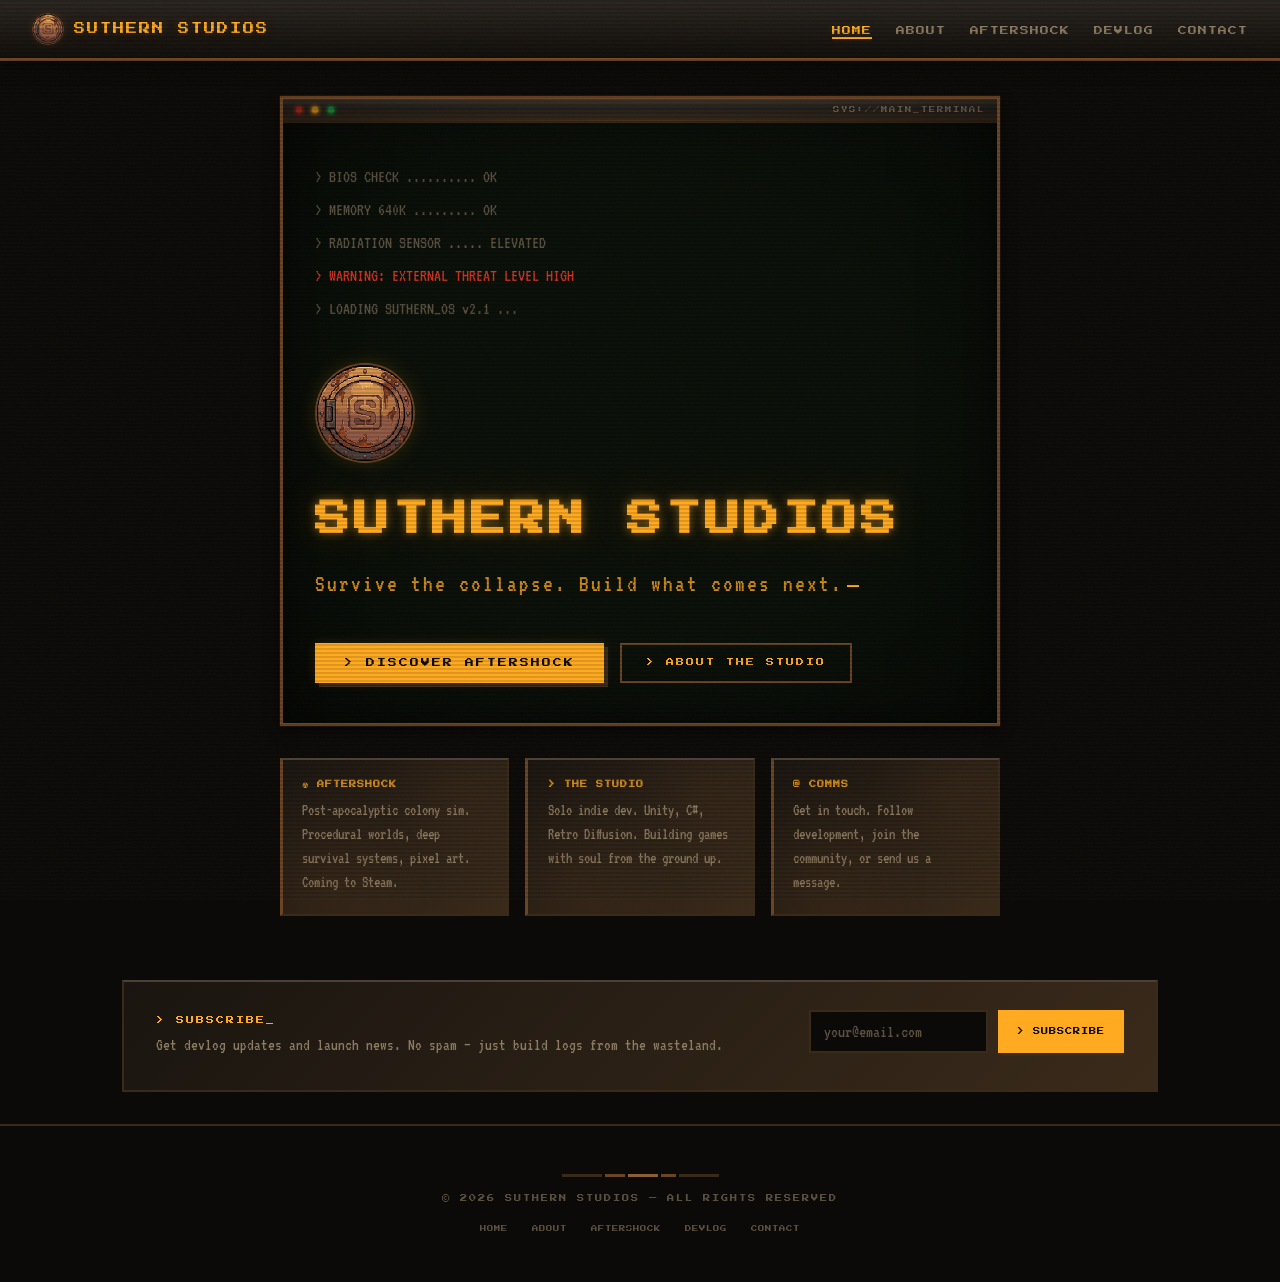
<file: index.html>
<!DOCTYPE html>
<html lang="en">
<head>
  <meta charset="UTF-8">
  <meta name="viewport" content="width=device-width, initial-scale=1.0">
  <title>Suthern Studios — Survive the Collapse</title>
  <meta name="description" content="Suthern Studios — Indie game studio behind AfterShock, a post-apocalyptic colony simulation.">
  <!-- OG -->
  <meta property="og:title" content="Suthern Studios — Survive the Collapse">
  <meta property="og:description" content="Indie game studio behind AfterShock, a post-apocalyptic colony sim. Survive the collapse. Build what comes next.">
  <meta property="og:image" content="https://suthernstudios.com/og-image.png">
  <meta property="og:url" content="https://suthernstudios.com/index.html">
  <meta property="og:type" content="website">
  <meta property="og:site_name" content="Suthern Studios">
  <meta name="twitter:card" content="summary_large_image">
  <meta name="twitter:title" content="Suthern Studios — Survive the Collapse">
  <meta name="twitter:description" content="Indie game studio behind AfterShock, a post-apocalyptic colony sim. Survive the collapse. Build what comes next.">
  <meta name="twitter:image" content="https://suthernstudios.com/og-image.png">
  <!-- Favicon -->
  <link rel="icon" type="image/png" href="favicon.png">
  <link rel="icon" type="image/x-icon" href="favicon.ico">
  <link rel="apple-touch-icon" href="apple-touch-icon.png">
  <link rel="preconnect" href="https://fonts.googleapis.com">
  <link href="https://fonts.googleapis.com/css2?family=Press+Start+2P&family=VT323&display=swap" rel="stylesheet">
  <link rel="stylesheet" href="style.css">
  <style>
    /* HOME-SPECIFIC */
    .home-wrap {
      min-height: 100vh;
      display: flex;
      flex-direction: column;
      justify-content: center;
      align-items: center;
      padding: 6rem 2rem 4rem;
    }

    .hero-terminal { max-width: 720px; width: 100%; }
    .hero-terminal .terminal-body { padding: 2.5rem 2rem; }

    .boot-line {
      font-family: var(--font-body); font-size: 1.1rem;
      color: var(--text-dim); margin-bottom: 0.3rem;
      opacity: 0; animation: boot-appear 0.1s forwards;
    }
    .boot-line:nth-child(1) { animation-delay: 0.3s; }
    .boot-line:nth-child(2) { animation-delay: 0.6s; }
    .boot-line:nth-child(3) { animation-delay: 0.9s; }
    .boot-line:nth-child(4) { animation-delay: 1.3s; }
    .boot-line:nth-child(5) { animation-delay: 1.5s; }
    @keyframes boot-appear { to { opacity: 1; } }

    .boot-spacer { height: 1.2rem; }

    .hero-title-wrap {
      margin-top: 1rem; opacity: 0;
      animation: boot-appear 0.5s 1.8s forwards;
    }

    .hero-title {
      font-family: var(--font-display);
      font-size: clamp(1.2rem, 4vw, 2.2rem);
      color: var(--phosphor-amber);
      text-shadow: 0 0 10px rgba(255,170,32,0.5), 0 0 40px rgba(255,170,32,0.2), 0 0 80px rgba(255,170,32,0.08);
      letter-spacing: 4px; margin-bottom: 1rem;
      animation: phosphor-flicker 5s infinite alternate;
    }

    @keyframes phosphor-flicker { 0%,94%,100%{opacity:1}95%{opacity:0.88}96%{opacity:1}97%{opacity:0.92} }

    .hero-tagline {
      font-family: var(--font-body); font-size: 1.5rem;
      color: var(--phosphor-amber-dim); letter-spacing: 2px;
      opacity: 0; animation: boot-appear 0.5s 2.2s forwards;
    }

    .hero-caret {
      display: inline-block; width: 12px; height: 2px;
      background: var(--phosphor-amber);
      animation: blink-cursor 1s step-end infinite;
      vertical-align: middle; margin-left: 4px;
      box-shadow: 0 0 6px var(--phosphor-amber-glow);
    }
    @keyframes blink-cursor { 0%,50%{opacity:1}51%,100%{opacity:0} }

    .hero-nav {
      margin-top: 2.5rem;
      display: flex; flex-wrap: wrap; gap: 1rem;
      opacity: 0; animation: boot-appear 0.3s 2.6s forwards;
    }

    /* Quick info tiles below terminal */
    .home-tiles {
      max-width: 720px; width: 100%;
      display: grid; grid-template-columns: repeat(3, 1fr);
      gap: 1rem; margin-top: 2rem;
      opacity: 0; animation: boot-appear 0.5s 3s forwards;
    }

    .home-tile {
      padding: 1.2rem;
      border-left: 3px solid var(--rust-mid);
      transition: border-color 0.3s, transform 0.3s;
      text-decoration: none; color: inherit; display: block;
    }

    .home-tile:hover {
      border-left-color: var(--phosphor-amber);
      transform: translateX(4px);
    }

    .home-tile h3 {
      font-family: var(--font-display); font-size: 0.45rem;
      color: var(--phosphor-amber-dim); margin-bottom: 0.5rem;
      letter-spacing: 1px;
    }

    .home-tile p {
      font-size: 1rem; color: var(--text-mid); line-height: 1.5;
    }

    @media (max-width: 768px) {
      .home-tiles { grid-template-columns: 1fr; }
      .hero-terminal .terminal-body { padding: 1.5rem; }
      .hero-nav { flex-direction: column; }
      .hero-nav a { text-align: center; }
    }
  </style>
</head>
<body>

  <nav>
    <a href="index.html" class="nav-logo"><img src="logo-nav.png" alt="Suthern Studios" class="nav-logo-img">SUTHERN STUDIOS</a>
    <button class="hamburger" onclick="document.querySelector('.nav-links').classList.toggle('open')" aria-label="Menu">
      <span></span><span></span><span></span>
    </button>
    <ul class="nav-links">
      <li><a href="index.html" class="active" onclick="closeMenu()">HOME</a></li>
      <li><a href="about.html" onclick="closeMenu()">ABOUT</a></li>
      <li><a href="aftershock.html" onclick="closeMenu()">AFTERSHOCK</a></li>
      <li><a href="devlog.html" onclick="closeMenu()">DEVLOG</a></li>
      <li><a href="contact.html" onclick="closeMenu()">CONTACT</a></li>
    </ul>
  </nav>

  <main class="home-wrap">
    <div class="hero-terminal terminal">
      <div class="terminal-chrome">
        <span class="chrome-dot red"></span>
        <span class="chrome-dot amber"></span>
        <span class="chrome-dot green"></span>
        <span class="chrome-title">SYS://MAIN_TERMINAL</span>
      </div>
      <div class="terminal-body">
        <div class="boot-line text-dim">&gt; BIOS CHECK .......... OK</div>
        <div class="boot-line text-dim">&gt; MEMORY 640K ......... OK</div>
        <div class="boot-line text-dim">&gt; RADIATION SENSOR ..... ELEVATED</div>
        <div class="boot-line" style="color:var(--warn-red)">&gt; WARNING: EXTERNAL THREAT LEVEL HIGH</div>
        <div class="boot-line text-dim">&gt; LOADING SUTHERN_OS v2.1 ...</div>
        <div class="boot-spacer"></div>
        <div class="hero-title-wrap">
          <img src="logo-120.png" alt="Suthern Studios" style="width:100px; height:100px; image-rendering:pixelated; border-radius:50%; border:2px solid var(--rust-mid); box-shadow:0 0 20px rgba(255,170,32,0.15); margin-bottom:1.2rem;">
          <h1 class="hero-title">SUTHERN STUDIOS</h1>
          <p class="hero-tagline">Survive the collapse. Build what comes next.<span class="hero-caret"></span></p>
        </div>
        <div class="hero-nav">
          <a href="aftershock.html" class="btn-amber">&gt; DISCOVER AFTERSHOCK</a>
          <a href="about.html" class="btn-outline">&gt; ABOUT THE STUDIO</a>
        </div>
      </div>
    </div>

    <div class="home-tiles">
      <a href="aftershock.html" class="home-tile rust-panel">
        <h3>&#9762; AFTERSHOCK</h3>
        <p>Post-apocalyptic colony sim. Procedural worlds, deep survival systems, pixel art. Coming to Steam.</p>
      </a>
      <a href="about.html" class="home-tile rust-panel">
        <h3>&gt; THE STUDIO</h3>
        <p>Solo indie dev. Unity, C#, Retro Diffusion. Building games with soul from the ground up.</p>
      </a>
      <a href="contact.html" class="home-tile rust-panel">
        <h3>@ COMMS</h3>
        <p>Get in touch. Follow development, join the community, or send us a message.</p>
      </a>
    </div>
  </main>


  <!-- NEWSLETTER -->
  <div style="max-width:1100px; margin:0 auto; padding:0 2rem;">
    <div class="newsletter-bar">
      <div class="nl-text">
        <div class="nl-title">&gt; SUBSCRIBE_</div>
        <div class="nl-desc">Get devlog updates and launch news. No spam — just build logs from the wasteland.</div>
      </div>
      <div>
        <div class="nl-form" id="nl-form">
          <input type="email" id="nl-email" placeholder="your@email.com" required>
          <button type="button" onclick="submitNewsletter()">&gt; SUBSCRIBE</button>
        </div>
        <div class="nl-status" id="nl-status"></div>
      </div>
    </div>
  </div>

  <footer>
    <div class="footer-rust-line">
      <span style="background:var(--rust-dark);width:40px"></span>
      <span style="background:var(--rust-mid);width:20px"></span>
      <span style="background:var(--rust-light);width:30px"></span>
      <span style="background:var(--rust-mid);width:15px"></span>
      <span style="background:var(--rust-dark);width:40px"></span>
    </div>
    <p>&copy; 2026 SUTHERN STUDIOS &mdash; ALL RIGHTS RESERVED</p>
    <div class="footer-nav">
      <a href="index.html">HOME</a>
      <a href="about.html">ABOUT</a>
      <a href="aftershock.html">AFTERSHOCK</a>
      <a href="devlog.html">DEVLOG</a>
      <a href="contact.html">CONTACT</a>
    </div>
  </footer>

  <script>
    function closeMenu() { document.querySelector('.nav-links').classList.remove('open'); }
  </script>
</body>
</html>
</file>
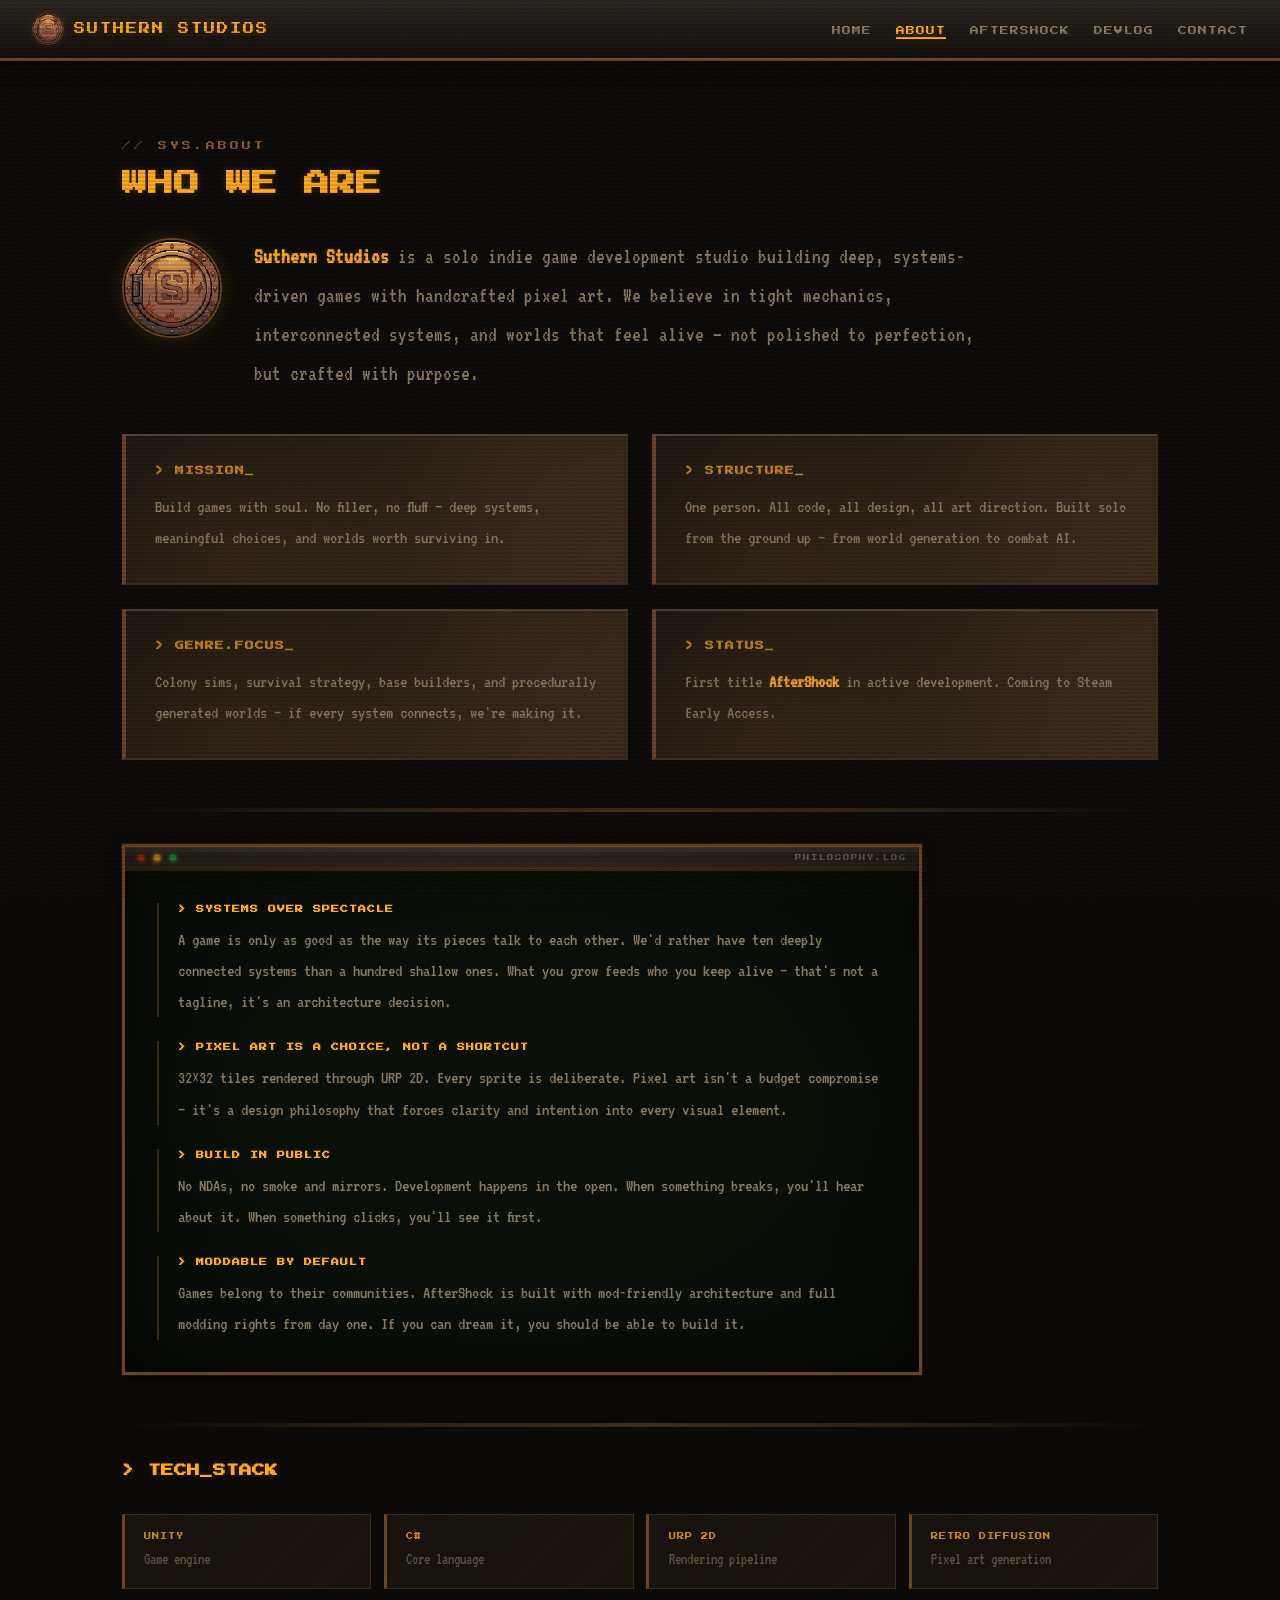
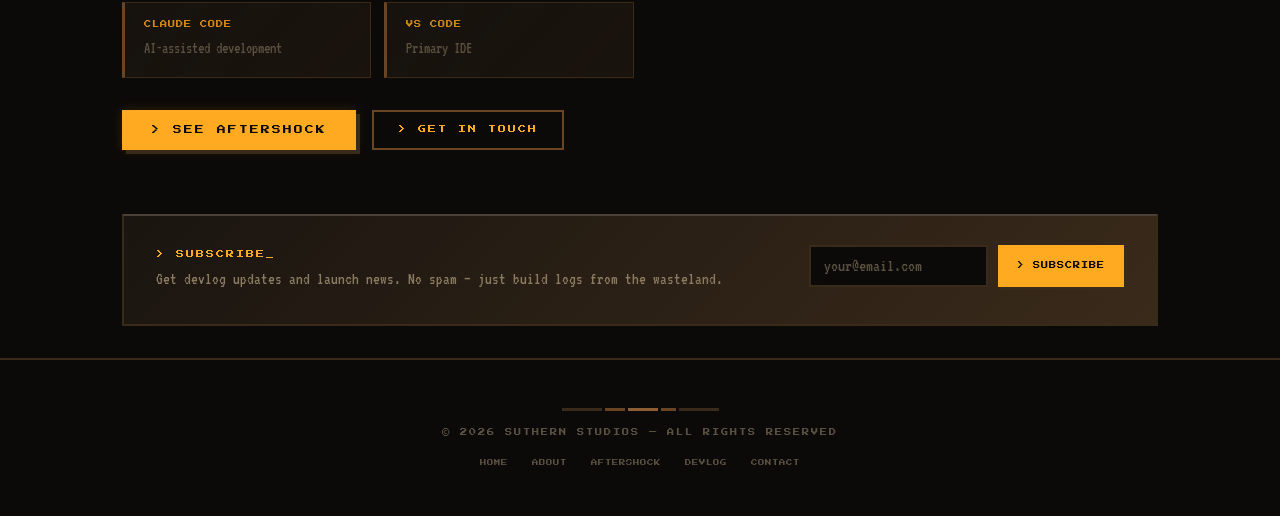
<file: about.html>
<!DOCTYPE html>
<html lang="en">
<head>
  <meta charset="UTF-8">
  <meta name="viewport" content="width=device-width, initial-scale=1.0">
  <title>About — Suthern Studios</title>
  <meta name="description" content="About Suthern Studios — a solo indie game development studio building deep, systems-driven games with pixel art.">
  <!-- OG -->
  <meta property="og:title" content="About — Suthern Studios">
  <meta property="og:description" content="Solo indie dev studio building deep, systems-driven games with pixel art. Unity, C#, Retro Diffusion.">
  <meta property="og:image" content="https://suthernstudios.com/og-image.png">
  <meta property="og:url" content="https://suthernstudios.com/about.html">
  <meta property="og:type" content="website">
  <meta property="og:site_name" content="Suthern Studios">
  <meta name="twitter:card" content="summary_large_image">
  <meta name="twitter:title" content="About — Suthern Studios">
  <meta name="twitter:description" content="Solo indie dev studio building deep, systems-driven games with pixel art. Unity, C#, Retro Diffusion.">
  <meta name="twitter:image" content="https://suthernstudios.com/og-image.png">
  <!-- Favicon -->
  <link rel="icon" type="image/png" href="favicon.png">
  <link rel="icon" type="image/x-icon" href="favicon.ico">
  <link rel="apple-touch-icon" href="apple-touch-icon.png">
  <link rel="preconnect" href="https://fonts.googleapis.com">
  <link href="https://fonts.googleapis.com/css2?family=Press+Start+2P&family=VT323&display=swap" rel="stylesheet">
  <link rel="stylesheet" href="style.css">
  <style>
    .about-intro {
      font-size: 1.35rem; color: var(--text-mid);
      line-height: 1.8; max-width: 750px; margin-bottom: 2.5rem;
    }
    .about-intro strong { color: var(--phosphor-amber); text-shadow: 0 0 6px var(--phosphor-amber-glow); }

    .about-grid {
      display: grid; grid-template-columns: 1fr 1fr;
      gap: 1.5rem; margin-bottom: 3rem;
    }

    .stat-block {
      padding: 1.8rem;
      border-left: 4px solid var(--rust-mid);
      transition: border-color 0.3s, transform 0.3s;
    }
    .stat-block:hover { border-left-color: var(--phosphor-amber); transform: translateX(4px); }
    .stat-block h3 {
      font-family: var(--font-display); font-size: 0.55rem;
      color: var(--phosphor-amber-dim); margin-bottom: 0.8rem; letter-spacing: 1px;
    }
    .stat-block p { color: var(--text-mid); font-size: 1.15rem; line-height: 1.7; }

    /* Philosophy terminal */
    .philosophy-terminal { max-width: 800px; margin-bottom: 3rem; }
    .philosophy-terminal .terminal-body { padding: 2rem; }

    .philosophy-item {
      margin-bottom: 1.5rem;
      padding-left: 1.2rem;
      border-left: 2px solid var(--rust-dark);
    }
    .philosophy-item:last-child { margin-bottom: 0; }

    .philosophy-item h4 {
      font-family: var(--font-display); font-size: 0.5rem;
      color: var(--phosphor-amber); letter-spacing: 1px;
      margin-bottom: 0.5rem;
    }
    .philosophy-item p { font-size: 1.15rem; color: var(--text-mid); line-height: 1.7; }

    /* Tech stack */
    .tech-grid {
      display: grid; grid-template-columns: repeat(auto-fit, minmax(200px, 1fr));
      gap: 0.8rem; margin-bottom: 2rem;
    }

    .tech-item {
      background: linear-gradient(135deg, rgba(26,21,16,0.8), rgba(58,42,26,0.3));
      border: 1px solid var(--rust-dark);
      border-left: 3px solid var(--rust-mid);
      padding: 1rem 1.2rem;
      transition: border-left-color 0.3s, transform 0.3s;
    }
    .tech-item:hover { border-left-color: var(--phosphor-amber); transform: translateX(4px); }

    .tech-item .tech-name {
      font-family: var(--font-display); font-size: 0.45rem;
      color: var(--phosphor-amber-dim); letter-spacing: 1px;
      margin-bottom: 0.3rem;
    }
    .tech-item .tech-role { font-size: 1rem; color: var(--text-dim); }

    .about-cta {
      margin-top: 2rem;
      display: flex; gap: 1rem; flex-wrap: wrap;
    }

    @media (max-width: 768px) {
      .about-grid { grid-template-columns: 1fr; }
      .tech-grid { grid-template-columns: 1fr; }
      .about-cta { flex-direction: column; }
      .about-cta a { text-align: center; }
    }
  </style>
</head>
<body>

  <nav>
    <a href="index.html" class="nav-logo"><img src="logo-nav.png" alt="Suthern Studios" class="nav-logo-img">SUTHERN STUDIOS</a>
    <button class="hamburger" onclick="document.querySelector('.nav-links').classList.toggle('open')" aria-label="Menu">
      <span></span><span></span><span></span>
    </button>
    <ul class="nav-links">
      <li><a href="index.html" onclick="closeMenu()">HOME</a></li>
      <li><a href="about.html" class="active" onclick="closeMenu()">ABOUT</a></li>
      <li><a href="aftershock.html" onclick="closeMenu()">AFTERSHOCK</a></li>
      <li><a href="devlog.html" onclick="closeMenu()">DEVLOG</a></li>
      <li><a href="contact.html" onclick="closeMenu()">CONTACT</a></li>
    </ul>
  </nav>

  <main class="page-content">
    <span class="section-label">// SYS.ABOUT</span>
    <h1 class="section-title text-amber">WHO WE ARE</h1>

    <div class="fade-in" style="display:flex; align-items:flex-start; gap:2rem; margin-bottom:2.5rem; flex-wrap:wrap;">
      <img src="logo-120.png" alt="Suthern Studios" style="width:100px; height:100px; image-rendering:pixelated; border-radius:50%; border:2px solid var(--rust-mid); box-shadow:0 0 20px rgba(255,170,32,0.15); flex-shrink:0;">
      <p class="about-intro" style="margin-bottom:0;">
        <strong>Suthern Studios</strong> is a solo indie game development studio building deep, systems-driven games with handcrafted pixel art. We believe in tight mechanics, interconnected systems, and worlds that feel alive — not polished to perfection, but crafted with purpose.
      </p>
    </div>

    <div class="about-grid fade-in">
      <div class="stat-block rust-panel">
        <h3>&gt; MISSION_</h3>
        <p>Build games with soul. No filler, no fluff — deep systems, meaningful choices, and worlds worth surviving in.</p>
      </div>
      <div class="stat-block rust-panel">
        <h3>&gt; STRUCTURE_</h3>
        <p>One person. All code, all design, all art direction. Built solo from the ground up — from world generation to combat AI.</p>
      </div>
      <div class="stat-block rust-panel">
        <h3>&gt; GENRE.FOCUS_</h3>
        <p>Colony sims, survival strategy, base builders, and procedurally generated worlds — if every system connects, we're making it.</p>
      </div>
      <div class="stat-block rust-panel">
        <h3>&gt; STATUS_</h3>
        <p>First title <strong style="color:var(--phosphor-amber)">AfterShock</strong> in active development. Coming to Steam Early Access.</p>
      </div>
    </div>

    <div class="rust-divider"></div>

    <!-- Philosophy -->
    <div class="philosophy-terminal terminal fade-in-2">
      <div class="terminal-chrome">
        <span class="chrome-dot red"></span>
        <span class="chrome-dot amber"></span>
        <span class="chrome-dot green"></span>
        <span class="chrome-title">PHILOSOPHY.LOG</span>
      </div>
      <div class="terminal-body">
        <div class="philosophy-item">
          <h4>&gt; SYSTEMS OVER SPECTACLE</h4>
          <p>A game is only as good as the way its pieces talk to each other. We'd rather have ten deeply connected systems than a hundred shallow ones. What you grow feeds who you keep alive — that's not a tagline, it's an architecture decision.</p>
        </div>
        <div class="philosophy-item">
          <h4>&gt; PIXEL ART IS A CHOICE, NOT A SHORTCUT</h4>
          <p>32&times;32 tiles rendered through URP 2D. Every sprite is deliberate. Pixel art isn't a budget compromise — it's a design philosophy that forces clarity and intention into every visual element.</p>
        </div>
        <div class="philosophy-item">
          <h4>&gt; BUILD IN PUBLIC</h4>
          <p>No NDAs, no smoke and mirrors. Development happens in the open. When something breaks, you'll hear about it. When something clicks, you'll see it first.</p>
        </div>
        <div class="philosophy-item">
          <h4>&gt; MODDABLE BY DEFAULT</h4>
          <p>Games belong to their communities. AfterShock is built with mod-friendly architecture and full modding rights from day one. If you can dream it, you should be able to build it.</p>
        </div>
      </div>
    </div>

    <div class="rust-divider"></div>

    <!-- Tech Stack -->
    <h2 class="section-title text-amber fade-in-3" style="font-size: 0.8rem;">&gt; TECH_STACK</h2>

    <div class="tech-grid fade-in-3">
      <div class="tech-item">
        <div class="tech-name">UNITY</div>
        <div class="tech-role">Game engine</div>
      </div>
      <div class="tech-item">
        <div class="tech-name">C#</div>
        <div class="tech-role">Core language</div>
      </div>
      <div class="tech-item">
        <div class="tech-name">URP 2D</div>
        <div class="tech-role">Rendering pipeline</div>
      </div>
      <div class="tech-item">
        <div class="tech-name">RETRO DIFFUSION</div>
        <div class="tech-role">Pixel art generation</div>
      </div>
      <div class="tech-item">
        <div class="tech-name">CLAUDE CODE</div>
        <div class="tech-role">AI-assisted development</div>
      </div>
      <div class="tech-item">
        <div class="tech-name">VS CODE</div>
        <div class="tech-role">Primary IDE</div>
      </div>
    </div>

    <div class="about-cta fade-in-4">
      <a href="aftershock.html" class="btn-amber">&gt; SEE AFTERSHOCK</a>
      <a href="contact.html" class="btn-outline">&gt; GET IN TOUCH</a>
    </div>
  </main>


  <!-- NEWSLETTER -->
  <div style="max-width:1100px; margin:0 auto; padding:0 2rem;">
    <div class="newsletter-bar">
      <div class="nl-text">
        <div class="nl-title">&gt; SUBSCRIBE_</div>
        <div class="nl-desc">Get devlog updates and launch news. No spam — just build logs from the wasteland.</div>
      </div>
      <div>
        <div class="nl-form" id="nl-form">
          <input type="email" id="nl-email" placeholder="your@email.com" required>
          <button type="button" onclick="submitNewsletter()">&gt; SUBSCRIBE</button>
        </div>
        <div class="nl-status" id="nl-status"></div>
      </div>
    </div>
  </div>

  <footer>
    <div class="footer-rust-line">
      <span style="background:var(--rust-dark);width:40px"></span>
      <span style="background:var(--rust-mid);width:20px"></span>
      <span style="background:var(--rust-light);width:30px"></span>
      <span style="background:var(--rust-mid);width:15px"></span>
      <span style="background:var(--rust-dark);width:40px"></span>
    </div>
    <p>&copy; 2026 SUTHERN STUDIOS &mdash; ALL RIGHTS RESERVED</p>
    <div class="footer-nav">
      <a href="index.html">HOME</a>
      <a href="about.html">ABOUT</a>
      <a href="aftershock.html">AFTERSHOCK</a>
      <a href="devlog.html">DEVLOG</a>
      <a href="contact.html">CONTACT</a>
    </div>
  </footer>

  <script>
    function closeMenu() { document.querySelector('.nav-links').classList.remove('open'); }
  </script>
</body>
</html>
</file>
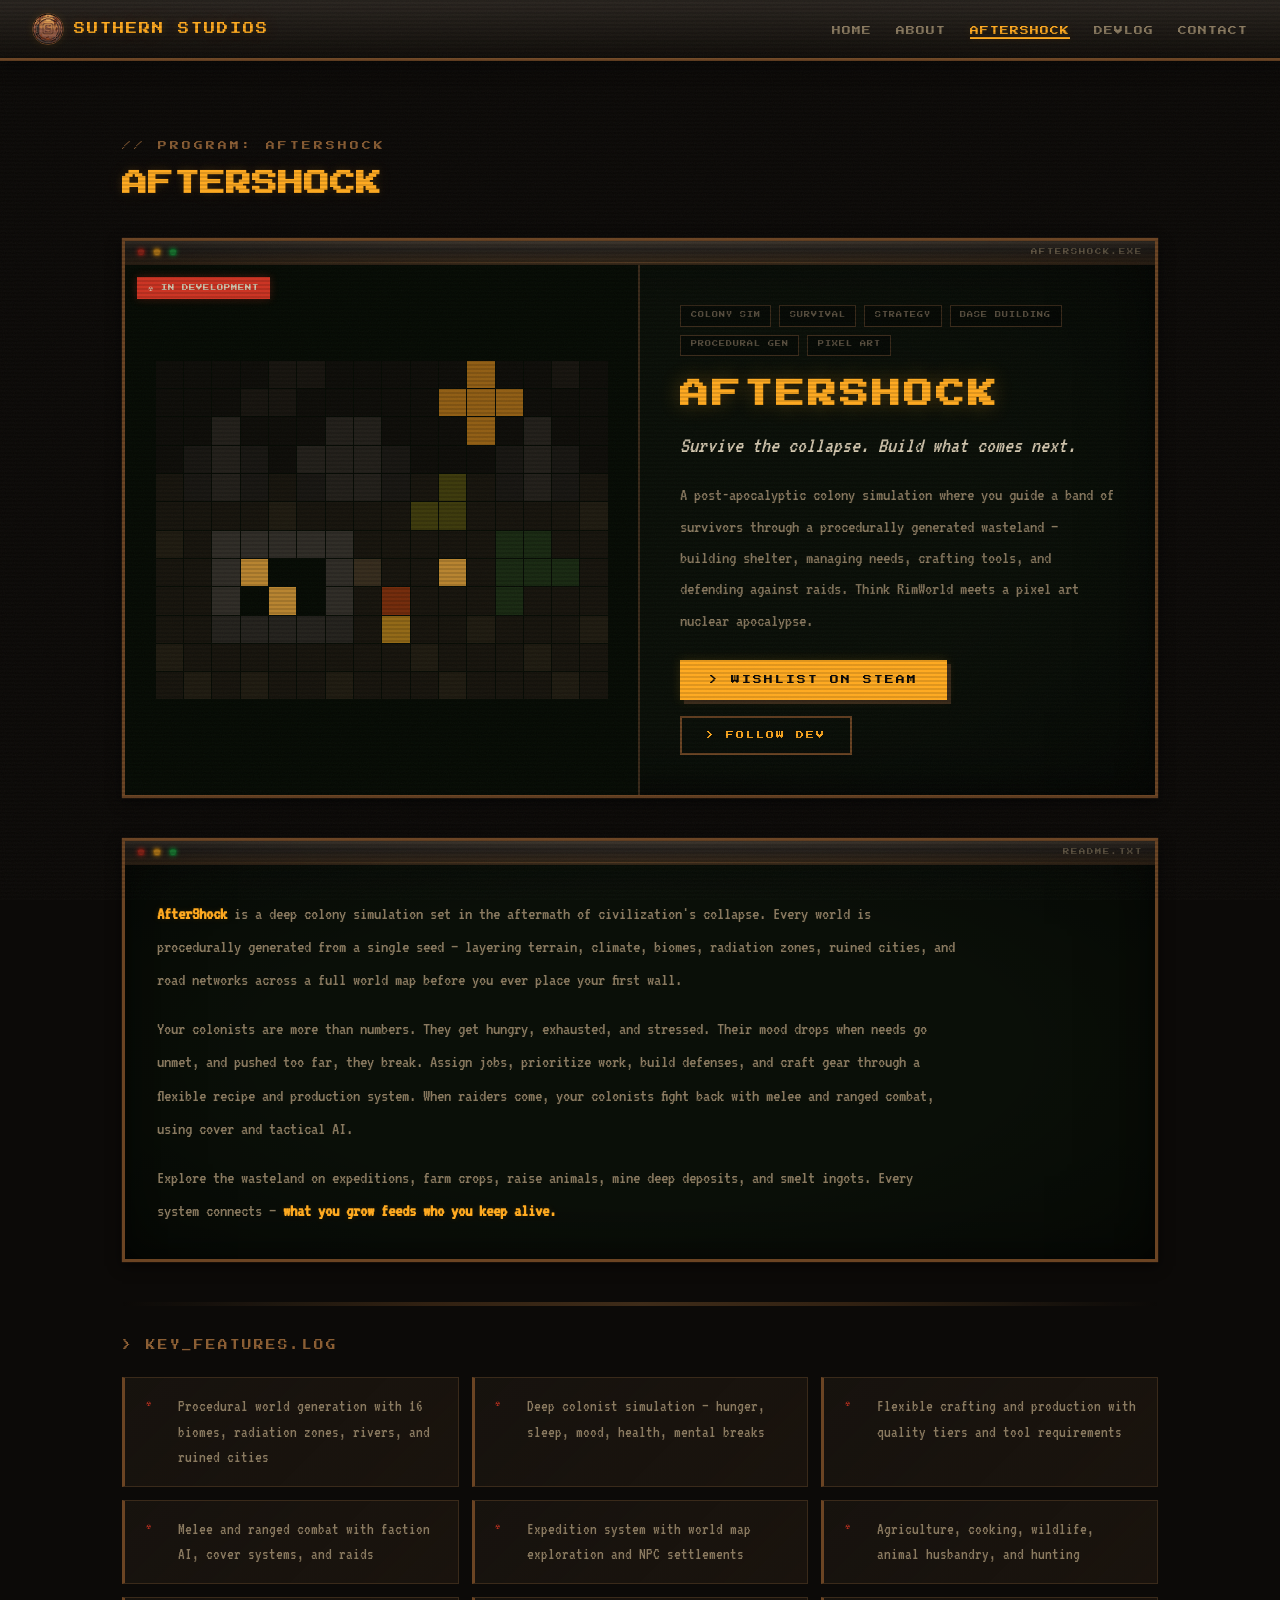
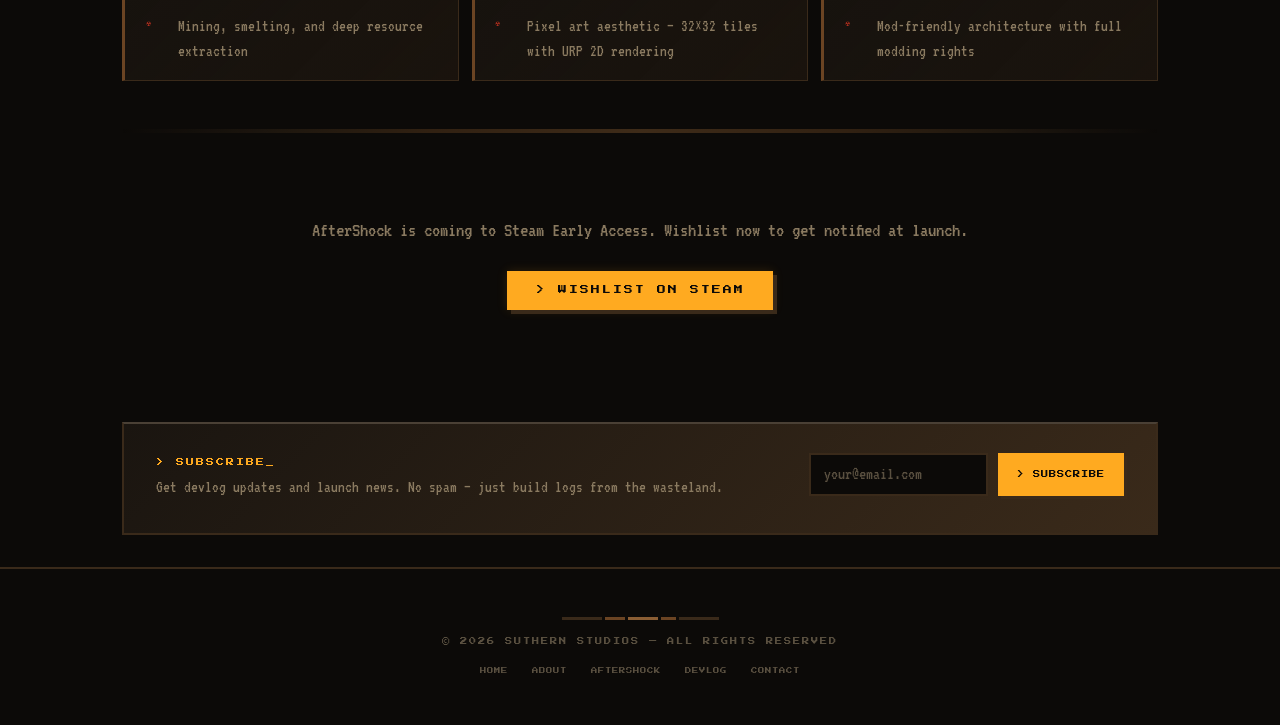
<file: aftershock.html>
<!DOCTYPE html>
<html lang="en">
<head>
  <meta charset="UTF-8">
  <meta name="viewport" content="width=device-width, initial-scale=1.0">
  <title>AfterShock — Suthern Studios</title>
  <meta name="description" content="AfterShock — A post-apocalyptic colony simulation. Procedural worlds, deep survival systems, pixel art. Coming to Steam Early Access.">
  <!-- OG -->
  <meta property="og:title" content="AfterShock — Suthern Studios">
  <meta property="og:description" content="Post-apocalyptic colony sim. Procedural worlds, deep survival systems, pixel art. Coming to Steam Early Access.">
  <meta property="og:image" content="https://suthernstudios.com/og-image.png">
  <meta property="og:url" content="https://suthernstudios.com/aftershock.html">
  <meta property="og:type" content="website">
  <meta property="og:site_name" content="Suthern Studios">
  <meta name="twitter:card" content="summary_large_image">
  <meta name="twitter:title" content="AfterShock — Suthern Studios">
  <meta name="twitter:description" content="Post-apocalyptic colony sim. Procedural worlds, deep survival systems, pixel art. Coming to Steam Early Access.">
  <meta name="twitter:image" content="https://suthernstudios.com/og-image.png">
  <!-- Favicon -->
  <link rel="icon" type="image/png" href="favicon.png">
  <link rel="icon" type="image/x-icon" href="favicon.ico">
  <link rel="apple-touch-icon" href="apple-touch-icon.png">
  <link rel="preconnect" href="https://fonts.googleapis.com">
  <link href="https://fonts.googleapis.com/css2?family=Press+Start+2P&family=VT323&display=swap" rel="stylesheet">
  <link rel="stylesheet" href="style.css">
  <style>
    /* AFTERSHOCK PAGE */
    .as-hero { margin-bottom: 2.5rem; }
    .as-hero .terminal-body { padding: 0; }
    .as-hero-inner { display: grid; grid-template-columns: 1fr 1fr; }

    .as-thumb {
      background: var(--bg-screen-dim);
      display: flex; align-items: center; justify-content: center;
      position: relative; overflow: hidden; min-height: 320px;
      border-right: 2px solid var(--rust-dark);
    }

    .wasteland-scene {
      display: grid;
      grid-template-columns: repeat(16, 1fr);
      grid-template-rows: repeat(12, 1fr);
      width: 88%; aspect-ratio: 4/3; gap: 1px; opacity: 0.9;
      filter: brightness(0.85) saturate(0.8);
    }
    .wasteland-scene i { display: block; width: 100%; aspect-ratio: 1; }
    .ws-sky{background:#12100a}.ws-cloud{background:#1e1a12}.ws-sun{background:#cc7700}
    .ws-rad{background:#998a00;opacity:0.5}.ws-ruin{background:#2e2820}
    .ws-ruin-d{background:#201c16}.ws-ground{background:#1e1a10}.ws-dirt{background:#2a2214}
    .ws-green{background:#1e3612}.ws-fire{background:#aa3300}.ws-fire-y{background:#cc8800}
    .ws-wall{background:#3e3830}.ws-wall-d{background:#302c24}.ws-door{background:#4a3820}
    .ws-person{background:var(--phosphor-amber)}.ws-empty{background:transparent}

    .as-badge {
      position: absolute; top: 12px; left: 12px;
      font-family: var(--font-display); font-size: 0.4rem;
      padding: 0.35rem 0.7rem; background: var(--warn-red);
      color: var(--white); letter-spacing: 1px;
      box-shadow: 0 0 8px rgba(204,51,34,0.3);
    }

    .as-content {
      padding: 2.5rem;
      display: flex; flex-direction: column; justify-content: center;
    }

    .as-genre-tags { display: flex; flex-wrap: wrap; gap: 0.5rem; margin-bottom: 1rem; }
    .as-genre-tag {
      font-family: var(--font-display); font-size: 0.38rem;
      color: var(--text-dim); border: 1px solid var(--rust-dark);
      padding: 0.3rem 0.6rem; letter-spacing: 1px;
      background: rgba(0,0,0,0.3);
    }

    .as-title {
      font-family: var(--font-display);
      font-size: clamp(1.2rem, 3vw, 1.8rem);
      color: var(--phosphor-amber);
      text-shadow: 0 0 20px rgba(255,170,32,0.3);
      margin-bottom: 0.6rem; letter-spacing: 3px; line-height: 1.6;
    }

    .as-tagline {
      font-family: var(--font-body); font-size: 1.4rem;
      color: var(--white); margin-bottom: 1rem; font-style: italic;
    }

    .as-pitch {
      font-family: var(--font-body); font-size: 1.15rem;
      color: var(--text-mid); line-height: 1.7; margin-bottom: 1.5rem;
    }

    .as-btn-row { display: flex; gap: 1rem; flex-wrap: wrap; }

    /* Description terminal */
    .as-description { margin-bottom: 2.5rem; }
    .as-description .terminal-body p { font-size: 1.15rem; color: var(--text-mid); line-height: 1.8; max-width: 800px; }
    .as-description .terminal-body p + p { margin-top: 1rem; }
    .as-description strong { color: var(--phosphor-amber); text-shadow: 0 0 6px var(--phosphor-amber-glow); }

    /* Features */
    .as-features-label {
      font-family: var(--font-display); font-size: 0.6rem;
      color: var(--rust-light); letter-spacing: 2px; margin-bottom: 1.5rem;
    }

    .as-features-grid {
      display: grid; grid-template-columns: repeat(auto-fit, minmax(280px, 1fr));
      gap: 0.8rem; margin-bottom: 3rem;
    }

    .as-feature {
      background: linear-gradient(135deg, rgba(26,21,16,0.8), rgba(58,42,26,0.3));
      border: 1px solid var(--rust-dark);
      border-left: 3px solid var(--rust-mid);
      padding: 1rem 1.3rem;
      display: flex; gap: 1rem; align-items: flex-start;
      transition: border-left-color 0.3s, transform 0.3s;
    }
    .as-feature:hover { border-left-color: var(--phosphor-amber); transform: translateX(4px); }

    .as-feature-icon {
      font-family: var(--font-display); font-size: 0.4rem;
      color: var(--warn-red); min-width: 16px; padding-top: 4px;
    }
    .as-feature p { font-size: 1.05rem; color: var(--text-mid); line-height: 1.5; }

    /* Bottom CTA */
    .as-bottom-cta {
      text-align: center; padding: 3rem 0;
    }
    .as-bottom-cta p {
      font-family: var(--font-body); font-size: 1.3rem;
      color: var(--text-mid); margin-bottom: 1.5rem;
    }

    @media (max-width: 768px) {
      .as-hero-inner { grid-template-columns: 1fr; }
      .as-thumb { min-height: 200px; border-right: none; border-bottom: 2px solid var(--rust-dark); }
      .as-content { padding: 1.5rem; }
      .as-features-grid { grid-template-columns: 1fr; }
      .as-btn-row { flex-direction: column; }
      .as-btn-row a { text-align: center; }
    }
  </style>
</head>
<body>

  <nav>
    <a href="index.html" class="nav-logo"><img src="logo-nav.png" alt="Suthern Studios" class="nav-logo-img">SUTHERN STUDIOS</a>
    <button class="hamburger" onclick="document.querySelector('.nav-links').classList.toggle('open')" aria-label="Menu">
      <span></span><span></span><span></span>
    </button>
    <ul class="nav-links">
      <li><a href="index.html" onclick="closeMenu()">HOME</a></li>
      <li><a href="about.html" onclick="closeMenu()">ABOUT</a></li>
      <li><a href="aftershock.html" class="active" onclick="closeMenu()">AFTERSHOCK</a></li>
      <li><a href="devlog.html" onclick="closeMenu()">DEVLOG</a></li>
      <li><a href="contact.html" onclick="closeMenu()">CONTACT</a></li>
    </ul>
  </nav>

  <main class="page-content">
    <span class="section-label">// PROGRAM: AFTERSHOCK</span>
    <h1 class="section-title text-amber">AFTERSHOCK</h1>

    <!-- Hero Card -->
    <div class="as-hero terminal fade-in">
      <div class="terminal-chrome">
        <span class="chrome-dot red"></span>
        <span class="chrome-dot amber"></span>
        <span class="chrome-dot green"></span>
        <span class="chrome-title">AFTERSHOCK.EXE</span>
      </div>
      <div class="terminal-body">
        <div class="as-hero-inner">
          <div class="as-thumb">
            <div class="wasteland-scene">
              <i class="ws-sky"></i><i class="ws-sky"></i><i class="ws-sky"></i><i class="ws-sky"></i><i class="ws-cloud"></i><i class="ws-cloud"></i><i class="ws-sky"></i><i class="ws-sky"></i><i class="ws-sky"></i><i class="ws-sky"></i><i class="ws-sky"></i><i class="ws-sun"></i><i class="ws-sky"></i><i class="ws-sky"></i><i class="ws-cloud"></i><i class="ws-sky"></i>
              <i class="ws-sky"></i><i class="ws-sky"></i><i class="ws-sky"></i><i class="ws-cloud"></i><i class="ws-cloud"></i><i class="ws-sky"></i><i class="ws-sky"></i><i class="ws-sky"></i><i class="ws-sky"></i><i class="ws-sky"></i><i class="ws-sun"></i><i class="ws-sun"></i><i class="ws-sun"></i><i class="ws-sky"></i><i class="ws-sky"></i><i class="ws-sky"></i>
              <i class="ws-sky"></i><i class="ws-sky"></i><i class="ws-ruin"></i><i class="ws-sky"></i><i class="ws-sky"></i><i class="ws-sky"></i><i class="ws-ruin"></i><i class="ws-ruin"></i><i class="ws-sky"></i><i class="ws-sky"></i><i class="ws-sky"></i><i class="ws-sun"></i><i class="ws-sky"></i><i class="ws-ruin"></i><i class="ws-sky"></i><i class="ws-sky"></i>
              <i class="ws-sky"></i><i class="ws-ruin-d"></i><i class="ws-ruin"></i><i class="ws-ruin-d"></i><i class="ws-sky"></i><i class="ws-ruin"></i><i class="ws-ruin"></i><i class="ws-ruin"></i><i class="ws-ruin-d"></i><i class="ws-sky"></i><i class="ws-sky"></i><i class="ws-sky"></i><i class="ws-ruin-d"></i><i class="ws-ruin"></i><i class="ws-ruin-d"></i><i class="ws-sky"></i>
              <i class="ws-ground"></i><i class="ws-ruin-d"></i><i class="ws-ruin"></i><i class="ws-ruin-d"></i><i class="ws-ground"></i><i class="ws-ruin-d"></i><i class="ws-ruin"></i><i class="ws-ruin"></i><i class="ws-ruin-d"></i><i class="ws-ground"></i><i class="ws-rad"></i><i class="ws-ground"></i><i class="ws-ruin-d"></i><i class="ws-ruin"></i><i class="ws-ruin-d"></i><i class="ws-ground"></i>
              <i class="ws-ground"></i><i class="ws-ground"></i><i class="ws-ground"></i><i class="ws-ground"></i><i class="ws-dirt"></i><i class="ws-ground"></i><i class="ws-ground"></i><i class="ws-ground"></i><i class="ws-ground"></i><i class="ws-rad"></i><i class="ws-rad"></i><i class="ws-ground"></i><i class="ws-ground"></i><i class="ws-ground"></i><i class="ws-ground"></i><i class="ws-dirt"></i>
              <i class="ws-dirt"></i><i class="ws-ground"></i><i class="ws-wall"></i><i class="ws-wall"></i><i class="ws-wall"></i><i class="ws-wall"></i><i class="ws-wall"></i><i class="ws-ground"></i><i class="ws-ground"></i><i class="ws-ground"></i><i class="ws-ground"></i><i class="ws-ground"></i><i class="ws-green"></i><i class="ws-green"></i><i class="ws-ground"></i><i class="ws-ground"></i>
              <i class="ws-ground"></i><i class="ws-ground"></i><i class="ws-wall"></i><i class="ws-person"></i><i class="ws-empty"></i><i class="ws-empty"></i><i class="ws-wall"></i><i class="ws-door"></i><i class="ws-ground"></i><i class="ws-ground"></i><i class="ws-person"></i><i class="ws-ground"></i><i class="ws-green"></i><i class="ws-green"></i><i class="ws-green"></i><i class="ws-ground"></i>
              <i class="ws-ground"></i><i class="ws-ground"></i><i class="ws-wall"></i><i class="ws-empty"></i><i class="ws-person"></i><i class="ws-empty"></i><i class="ws-wall"></i><i class="ws-ground"></i><i class="ws-fire"></i><i class="ws-ground"></i><i class="ws-ground"></i><i class="ws-ground"></i><i class="ws-green"></i><i class="ws-ground"></i><i class="ws-ground"></i><i class="ws-ground"></i>
              <i class="ws-ground"></i><i class="ws-ground"></i><i class="ws-wall-d"></i><i class="ws-wall-d"></i><i class="ws-wall-d"></i><i class="ws-wall-d"></i><i class="ws-wall-d"></i><i class="ws-ground"></i><i class="ws-fire-y"></i><i class="ws-ground"></i><i class="ws-ground"></i><i class="ws-dirt"></i><i class="ws-ground"></i><i class="ws-ground"></i><i class="ws-ground"></i><i class="ws-dirt"></i>
              <i class="ws-dirt"></i><i class="ws-ground"></i><i class="ws-ground"></i><i class="ws-ground"></i><i class="ws-ground"></i><i class="ws-ground"></i><i class="ws-ground"></i><i class="ws-ground"></i><i class="ws-ground"></i><i class="ws-dirt"></i><i class="ws-ground"></i><i class="ws-ground"></i><i class="ws-ground"></i><i class="ws-dirt"></i><i class="ws-ground"></i><i class="ws-ground"></i>
              <i class="ws-ground"></i><i class="ws-dirt"></i><i class="ws-ground"></i><i class="ws-dirt"></i><i class="ws-ground"></i><i class="ws-ground"></i><i class="ws-dirt"></i><i class="ws-ground"></i><i class="ws-ground"></i><i class="ws-ground"></i><i class="ws-dirt"></i><i class="ws-ground"></i><i class="ws-ground"></i><i class="ws-ground"></i><i class="ws-dirt"></i><i class="ws-ground"></i>
            </div>
            <span class="as-badge">&#9762; IN DEVELOPMENT</span>
          </div>
          <div class="as-content">
            <div class="as-genre-tags">
              <span class="as-genre-tag">COLONY SIM</span>
              <span class="as-genre-tag">SURVIVAL</span>
              <span class="as-genre-tag">STRATEGY</span>
              <span class="as-genre-tag">BASE BUILDING</span>
              <span class="as-genre-tag">PROCEDURAL GEN</span>
              <span class="as-genre-tag">PIXEL ART</span>
            </div>
            <h2 class="as-title">AFTERSHOCK</h2>
            <p class="as-tagline">Survive the collapse. Build what comes next.</p>
            <p class="as-pitch">A post-apocalyptic colony simulation where you guide a band of survivors through a procedurally generated wasteland — building shelter, managing needs, crafting tools, and defending against raids. Think RimWorld meets a pixel art nuclear apocalypse.</p>
            <div class="as-btn-row">
              <a href="#" class="btn-amber">&gt; WISHLIST ON STEAM</a>
              <a href="contact.html" class="btn-outline">&gt; FOLLOW DEV</a>
            </div>
          </div>
        </div>
      </div>
    </div>

    <!-- Description -->
    <div class="as-description terminal fade-in-2">
      <div class="terminal-chrome">
        <span class="chrome-dot red"></span>
        <span class="chrome-dot amber"></span>
        <span class="chrome-dot green"></span>
        <span class="chrome-title">README.TXT</span>
      </div>
      <div class="terminal-body">
        <p><strong>AfterShock</strong> is a deep colony simulation set in the aftermath of civilization's collapse. Every world is procedurally generated from a single seed — layering terrain, climate, biomes, radiation zones, ruined cities, and road networks across a full world map before you ever place your first wall.</p>
        <p>Your colonists are more than numbers. They get hungry, exhausted, and stressed. Their mood drops when needs go unmet, and pushed too far, they break. Assign jobs, prioritize work, build defenses, and craft gear through a flexible recipe and production system. When raiders come, your colonists fight back with melee and ranged combat, using cover and tactical AI.</p>
        <p>Explore the wasteland on expeditions, farm crops, raise animals, mine deep deposits, and smelt ingots. Every system connects — <strong>what you grow feeds who you keep alive.</strong></p>
      </div>
    </div>

    <div class="rust-divider"></div>

    <!-- Features -->
    <div class="as-features-label fade-in-3">&gt; KEY_FEATURES.LOG</div>
    <div class="as-features-grid fade-in-3">
      <div class="as-feature">
        <span class="as-feature-icon">&#9762;</span>
        <p>Procedural world generation with 16 biomes, radiation zones, rivers, and ruined cities</p>
      </div>
      <div class="as-feature">
        <span class="as-feature-icon">&#9762;</span>
        <p>Deep colonist simulation — hunger, sleep, mood, health, mental breaks</p>
      </div>
      <div class="as-feature">
        <span class="as-feature-icon">&#9762;</span>
        <p>Flexible crafting and production with quality tiers and tool requirements</p>
      </div>
      <div class="as-feature">
        <span class="as-feature-icon">&#9762;</span>
        <p>Melee and ranged combat with faction AI, cover systems, and raids</p>
      </div>
      <div class="as-feature">
        <span class="as-feature-icon">&#9762;</span>
        <p>Expedition system with world map exploration and NPC settlements</p>
      </div>
      <div class="as-feature">
        <span class="as-feature-icon">&#9762;</span>
        <p>Agriculture, cooking, wildlife, animal husbandry, and hunting</p>
      </div>
      <div class="as-feature">
        <span class="as-feature-icon">&#9762;</span>
        <p>Mining, smelting, and deep resource extraction</p>
      </div>
      <div class="as-feature">
        <span class="as-feature-icon">&#9762;</span>
        <p>Pixel art aesthetic — 32&times;32 tiles with URP 2D rendering</p>
      </div>
      <div class="as-feature">
        <span class="as-feature-icon">&#9762;</span>
        <p>Mod-friendly architecture with full modding rights</p>
      </div>
    </div>

    <div class="rust-divider"></div>

    <!-- Bottom CTA -->
    <div class="as-bottom-cta fade-in-4">
      <p>AfterShock is coming to Steam Early Access. Wishlist now to get notified at launch.</p>
      <a href="#" class="btn-amber">&gt; WISHLIST ON STEAM</a>
    </div>
  </main>


  <!-- NEWSLETTER -->
  <div style="max-width:1100px; margin:0 auto; padding:0 2rem;">
    <div class="newsletter-bar">
      <div class="nl-text">
        <div class="nl-title">&gt; SUBSCRIBE_</div>
        <div class="nl-desc">Get devlog updates and launch news. No spam — just build logs from the wasteland.</div>
      </div>
      <div>
        <div class="nl-form" id="nl-form">
          <input type="email" id="nl-email" placeholder="your@email.com" required>
          <button type="button" onclick="submitNewsletter()">&gt; SUBSCRIBE</button>
        </div>
        <div class="nl-status" id="nl-status"></div>
      </div>
    </div>
  </div>

  <footer>
    <div class="footer-rust-line">
      <span style="background:var(--rust-dark);width:40px"></span>
      <span style="background:var(--rust-mid);width:20px"></span>
      <span style="background:var(--rust-light);width:30px"></span>
      <span style="background:var(--rust-mid);width:15px"></span>
      <span style="background:var(--rust-dark);width:40px"></span>
    </div>
    <p>&copy; 2026 SUTHERN STUDIOS &mdash; ALL RIGHTS RESERVED</p>
    <div class="footer-nav">
      <a href="index.html">HOME</a>
      <a href="about.html">ABOUT</a>
      <a href="aftershock.html">AFTERSHOCK</a>
      <a href="devlog.html">DEVLOG</a>
      <a href="contact.html">CONTACT</a>
    </div>
  </footer>

  <script>
    function closeMenu() { document.querySelector('.nav-links').classList.remove('open'); }
  </script>
</body>
</html>
</file>
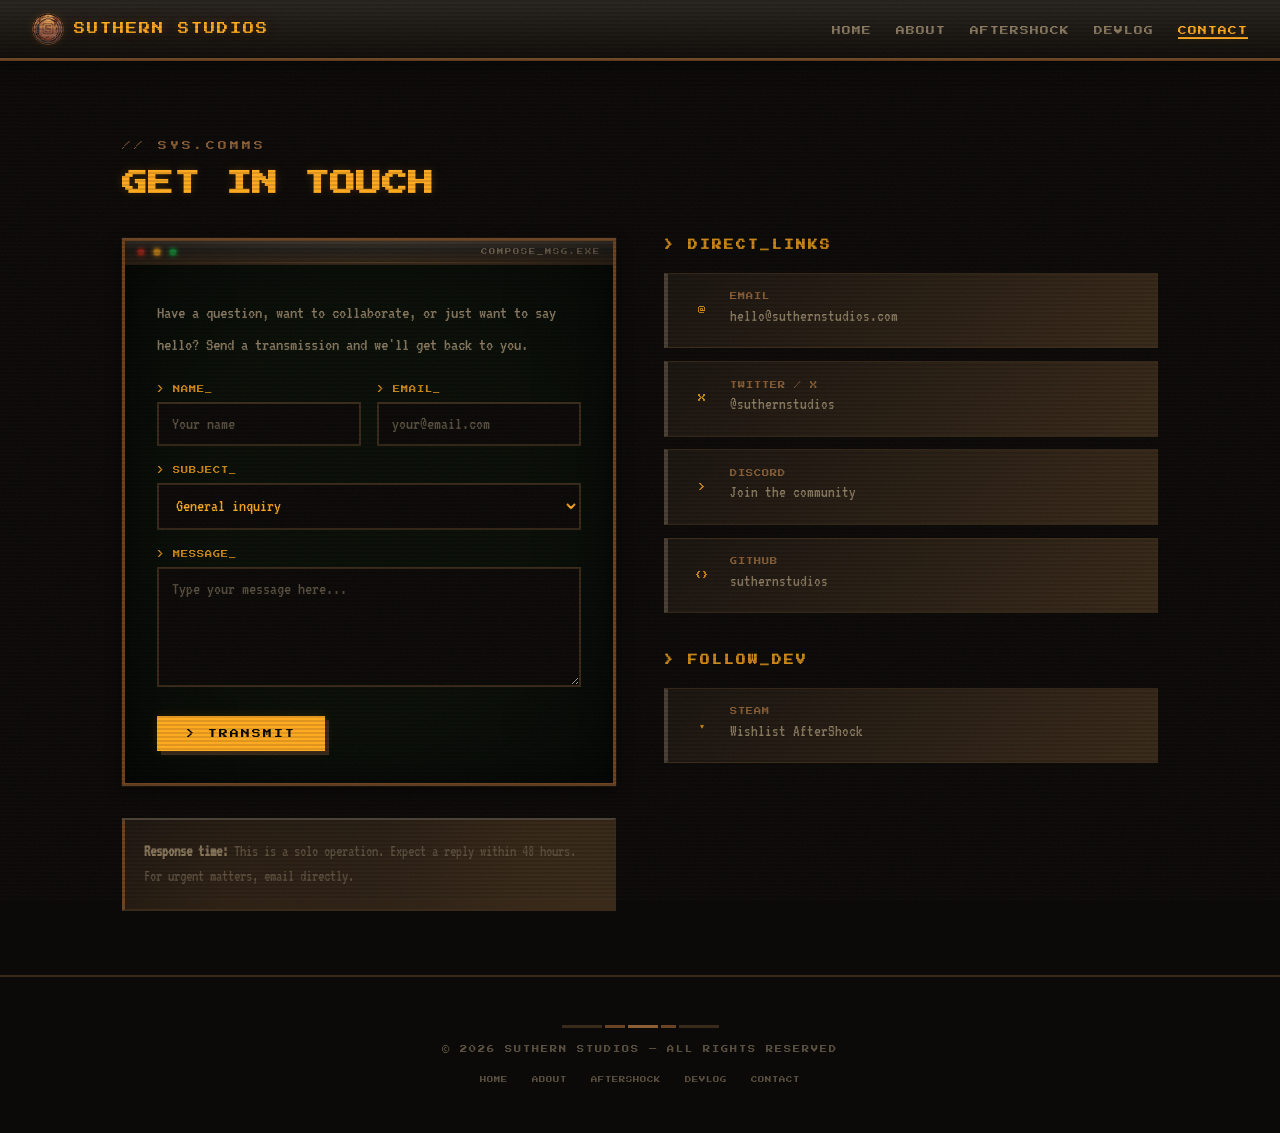
<file: contact.html>
<!DOCTYPE html>
<html lang="en">
<head>
  <meta charset="UTF-8">
  <meta name="viewport" content="width=device-width, initial-scale=1.0">
  <title>Contact — Suthern Studios</title>
  <meta name="description" content="Get in touch with Suthern Studios. Follow AfterShock development, join the community, or send a message.">
  <!-- OG -->
  <meta property="og:title" content="Contact — Suthern Studios">
  <meta property="og:description" content="Get in touch with Suthern Studios. Follow AfterShock development, join the community, or send a message.">
  <meta property="og:image" content="https://suthernstudios.com/og-image.png">
  <meta property="og:url" content="https://suthernstudios.com/contact.html">
  <meta property="og:type" content="website">
  <meta property="og:site_name" content="Suthern Studios">
  <meta name="twitter:card" content="summary_large_image">
  <meta name="twitter:title" content="Contact — Suthern Studios">
  <meta name="twitter:description" content="Get in touch with Suthern Studios. Follow AfterShock development, join the community, or send a message.">
  <meta name="twitter:image" content="https://suthernstudios.com/og-image.png">
  <!-- Favicon -->
  <link rel="icon" type="image/png" href="favicon.png">
  <link rel="icon" type="image/x-icon" href="favicon.ico">
  <link rel="apple-touch-icon" href="apple-touch-icon.png">
  <link rel="preconnect" href="https://fonts.googleapis.com">
  <link href="https://fonts.googleapis.com/css2?family=Press+Start+2P&family=VT323&display=swap" rel="stylesheet">
  <link rel="stylesheet" href="style.css">
  <style>
    .contact-layout {
      display: grid;
      grid-template-columns: 1fr 1fr;
      gap: 3rem;
      margin-top: 1rem;
    }

    /* === FORM === */
    .contact-form-wrap { margin-bottom: 2rem; }
    .contact-form-wrap .terminal-body { padding: 2rem; }

    .form-intro {
      font-size: 1.15rem; color: var(--text-mid);
      line-height: 1.7; margin-bottom: 1.5rem;
    }

    .form-group { margin-bottom: 1.2rem; }

    .form-group label {
      font-family: var(--font-display); font-size: 0.45rem;
      color: var(--phosphor-amber-dim); letter-spacing: 1px;
      display: block; margin-bottom: 0.4rem;
    }

    .form-group input,
    .form-group textarea,
    .form-group select {
      width: 100%;
      font-family: var(--font-body);
      font-size: 1.1rem;
      color: var(--phosphor-amber);
      background: var(--bg-black);
      border: 2px solid var(--rust-dark);
      padding: 0.7rem 0.8rem;
      outline: none;
      transition: border-color 0.3s, box-shadow 0.3s;
      caret-color: var(--phosphor-amber);
    }

    .form-group input::placeholder,
    .form-group textarea::placeholder {
      color: var(--text-dim);
    }

    .form-group input:focus,
    .form-group textarea:focus,
    .form-group select:focus {
      border-color: var(--phosphor-amber);
      box-shadow: 0 0 10px var(--phosphor-amber-glow), inset 0 0 10px rgba(255,170,32,0.03);
    }

    .form-group textarea {
      resize: vertical;
      min-height: 120px;
    }

    .form-group select option {
      background: var(--bg-black);
      color: var(--phosphor-amber);
    }

    .form-row {
      display: grid;
      grid-template-columns: 1fr 1fr;
      gap: 1rem;
    }

    .form-submit-row {
      display: flex;
      align-items: center;
      gap: 1rem;
      margin-top: 0.5rem;
    }

    .form-status {
      font-family: var(--font-body);
      font-size: 1.1rem;
      opacity: 0;
      transition: opacity 0.3s;
    }

    .form-status.show { opacity: 1; }
    .form-status.success { color: var(--phosphor-green); }
    .form-status.error { color: var(--warn-red); }

    /* Honeypot */
    .hp-field { position: absolute; left: -9999px; }

    /* === LINKS === */
    .contact-links-wrap h3 {
      font-family: var(--font-display); font-size: 0.6rem;
      color: var(--phosphor-amber-dim); letter-spacing: 2px;
      margin-bottom: 1.2rem;
    }

    .contact-links { display: flex; flex-direction: column; gap: 0.8rem; margin-bottom: 2.5rem; }

    .contact-link {
      display: flex; align-items: center; gap: 1rem;
      background: linear-gradient(135deg, var(--bg-panel), var(--rust-dark));
      border: 1px solid var(--rust-dark);
      border-left: 4px solid var(--metal-mid);
      padding: 1.1rem 1.4rem;
      text-decoration: none; color: var(--white);
      transition: border-left-color 0.3s, transform 0.3s;
    }

    .contact-link:hover {
      border-left-color: var(--phosphor-amber);
      transform: translateX(4px);
    }

    .contact-link .link-icon {
      font-family: var(--font-display); font-size: 0.5rem;
      color: var(--phosphor-amber-dim); min-width: 24px; text-align: center;
    }

    .contact-link .link-label {
      font-family: var(--font-display); font-size: 0.45rem;
      letter-spacing: 1px; color: var(--rust-light);
    }

    .contact-link .link-value {
      font-family: var(--font-body); font-size: 1.05rem; color: var(--text-mid);
    }

    /* Response time note */
    .response-note {
      padding: 1.2rem;
      border-left: 3px solid var(--rust-mid);
      margin-top: 1rem;
    }

    .response-note p {
      font-size: 1rem; color: var(--text-dim); line-height: 1.6;
    }

    .response-note strong {
      color: var(--text-mid);
    }

    @media (max-width: 768px) {
      .contact-layout { grid-template-columns: 1fr; }
      .form-row { grid-template-columns: 1fr; }
    }
  </style>
</head>
<body>

  <nav>
    <a href="index.html" class="nav-logo"><img src="logo-nav.png" alt="Suthern Studios" class="nav-logo-img">SUTHERN STUDIOS</a>
    <button class="hamburger" onclick="document.querySelector('.nav-links').classList.toggle('open')" aria-label="Menu">
      <span></span><span></span><span></span>
    </button>
    <ul class="nav-links">
      <li><a href="index.html" onclick="closeMenu()">HOME</a></li>
      <li><a href="about.html" onclick="closeMenu()">ABOUT</a></li>
      <li><a href="aftershock.html" onclick="closeMenu()">AFTERSHOCK</a></li>
      <li><a href="devlog.html" onclick="closeMenu()">DEVLOG</a></li>
      <li><a href="contact.html" class="active" onclick="closeMenu()">CONTACT</a></li>
    </ul>
  </nav>

  <main class="page-content">
    <span class="section-label">// SYS.COMMS</span>
    <h1 class="section-title text-amber">GET IN TOUCH</h1>

    <div class="contact-layout">

      <!-- FORM -->
      <div class="fade-in">
        <div class="contact-form-wrap terminal">
          <div class="terminal-chrome">
            <span class="chrome-dot red"></span>
            <span class="chrome-dot amber"></span>
            <span class="chrome-dot green"></span>
            <span class="chrome-title">COMPOSE_MSG.EXE</span>
          </div>
          <div class="terminal-body">
            <p class="form-intro">Have a question, want to collaborate, or just want to say hello? Send a transmission and we'll get back to you.</p>

            <!--
              SETUP: Replace YOUR_FORM_ID below with your Formspree form ID.
              1. Go to https://formspree.io and create a free account
              2. Create a new form and copy the form ID
              3. Replace YOUR_FORM_ID in the action URL below
            -->
            <div id="contact-form">
              <div class="form-row">
                <div class="form-group">
                  <label for="name">&gt; NAME_</label>
                  <input type="text" id="name" name="name" placeholder="Your name" required>
                </div>
                <div class="form-group">
                  <label for="email">&gt; EMAIL_</label>
                  <input type="email" id="email" name="email" placeholder="your@email.com" required>
                </div>
              </div>

              <div class="form-group">
                <label for="subject">&gt; SUBJECT_</label>
                <select id="subject" name="subject">
                  <option value="General">General inquiry</option>
                  <option value="AfterShock">AfterShock — Game feedback</option>
                  <option value="Collaboration">Collaboration / Partnership</option>
                  <option value="Press">Press / Media</option>
                  <option value="Bug Report">Bug report</option>
                  <option value="Other">Other</option>
                </select>
              </div>

              <div class="form-group">
                <label for="message">&gt; MESSAGE_</label>
                <textarea id="message" name="message" placeholder="Type your message here..." required></textarea>
              </div>

              <!-- Honeypot -->
              <div class="hp-field">
                <input type="text" name="_gotcha" tabindex="-1" autocomplete="off">
              </div>

              <div class="form-submit-row">
                <button type="button" class="btn-amber" id="submit-btn" onclick="submitForm()">&gt; TRANSMIT</button>
                <span class="form-status" id="form-status"></span>
              </div>
            </div>
          </div>
        </div>

        <div class="response-note rust-panel">
          <p><strong>Response time:</strong> This is a solo operation. Expect a reply within 48 hours. For urgent matters, email directly.</p>
        </div>
      </div>

      <!-- LINKS -->
      <div class="contact-links-wrap fade-in-2">
        <h3>&gt; DIRECT_LINKS</h3>
        <div class="contact-links">
          <a href="mailto:hello@suthernstudios.com" class="contact-link">
            <span class="link-icon">@</span>
            <div>
              <div class="link-label">EMAIL</div>
              <div class="link-value">hello@suthernstudios.com</div>
            </div>
          </a>
          <a href="https://twitter.com/" target="_blank" rel="noopener" class="contact-link">
            <span class="link-icon">X</span>
            <div>
              <div class="link-label">TWITTER / X</div>
              <div class="link-value">@suthernstudios</div>
            </div>
          </a>
          <a href="https://discord.gg/" target="_blank" rel="noopener" class="contact-link">
            <span class="link-icon">&gt;</span>
            <div>
              <div class="link-label">DISCORD</div>
              <div class="link-value">Join the community</div>
            </div>
          </a>
          <a href="https://github.com/" target="_blank" rel="noopener" class="contact-link">
            <span class="link-icon">{}</span>
            <div>
              <div class="link-label">GITHUB</div>
              <div class="link-value">suthernstudios</div>
            </div>
          </a>
        </div>

        <h3 style="margin-top: 2rem;">&gt; FOLLOW_DEV</h3>
        <div class="contact-links">
          <a href="#" class="contact-link">
            <span class="link-icon">&#9662;</span>
            <div>
              <div class="link-label">STEAM</div>
              <div class="link-value">Wishlist AfterShock</div>
            </div>
          </a>
        </div>
      </div>

    </div>
  </main>

  <footer>
    <div class="footer-rust-line">
      <span style="background:var(--rust-dark);width:40px"></span>
      <span style="background:var(--rust-mid);width:20px"></span>
      <span style="background:var(--rust-light);width:30px"></span>
      <span style="background:var(--rust-mid);width:15px"></span>
      <span style="background:var(--rust-dark);width:40px"></span>
    </div>
    <p>&copy; 2026 SUTHERN STUDIOS &mdash; ALL RIGHTS RESERVED</p>
    <div class="footer-nav">
      <a href="index.html">HOME</a>
      <a href="about.html">ABOUT</a>
      <a href="aftershock.html">AFTERSHOCK</a>
      <a href="devlog.html">DEVLOG</a>
      <a href="contact.html">CONTACT</a>
    </div>
  </footer>

  <script>
    function closeMenu() { document.querySelector('.nav-links').classList.remove('open'); }

    async function submitForm() {
      const btn = document.getElementById('submit-btn');
      const status = document.getElementById('form-status');
      const name = document.getElementById('name').value.trim();
      const email = document.getElementById('email').value.trim();
      const subject = document.getElementById('subject').value;
      const message = document.getElementById('message').value.trim();
      const honeypot = document.querySelector('input[name="_gotcha"]').value;

      // Honeypot check
      if (honeypot) return;

      // Basic validation
      if (!name || !email || !message) {
        status.textContent = '> ERROR: All fields required.';
        status.className = 'form-status show error';
        return;
      }

      if (!/^[^\s@]+@[^\s@]+\.[^\s@]+$/.test(email)) {
        status.textContent = '> ERROR: Invalid email address.';
        status.className = 'form-status show error';
        return;
      }

      btn.textContent = '> TRANSMITTING...';
      btn.disabled = true;

      try {
        /*
         * FORMSPREE SETUP:
         * 1. Go to https://formspree.io — create free account
         * 2. Create a new form
         * 3. Replace YOUR_FORM_ID below with your actual form ID
         *    Example: https://formspree.io/f/xyzabcde
         */
        const response = await fetch('https://formspree.io/f/YOUR_FORM_ID', {
          method: 'POST',
          headers: { 'Content-Type': 'application/json', 'Accept': 'application/json' },
          body: JSON.stringify({ name, email, subject, message })
        });

        if (response.ok) {
          status.textContent = '> TRANSMISSION SENT SUCCESSFULLY.';
          status.className = 'form-status show success';
          document.getElementById('name').value = '';
          document.getElementById('email').value = '';
          document.getElementById('message').value = '';
          document.getElementById('subject').selectedIndex = 0;
        } else {
          throw new Error('Form submission failed');
        }
      } catch (err) {
        status.textContent = '> ERROR: Transmission failed. Try email instead.';
        status.className = 'form-status show error';
      }

      btn.textContent = '> TRANSMIT';
      btn.disabled = false;
    }
  </script>
</body>
</html>
</file>
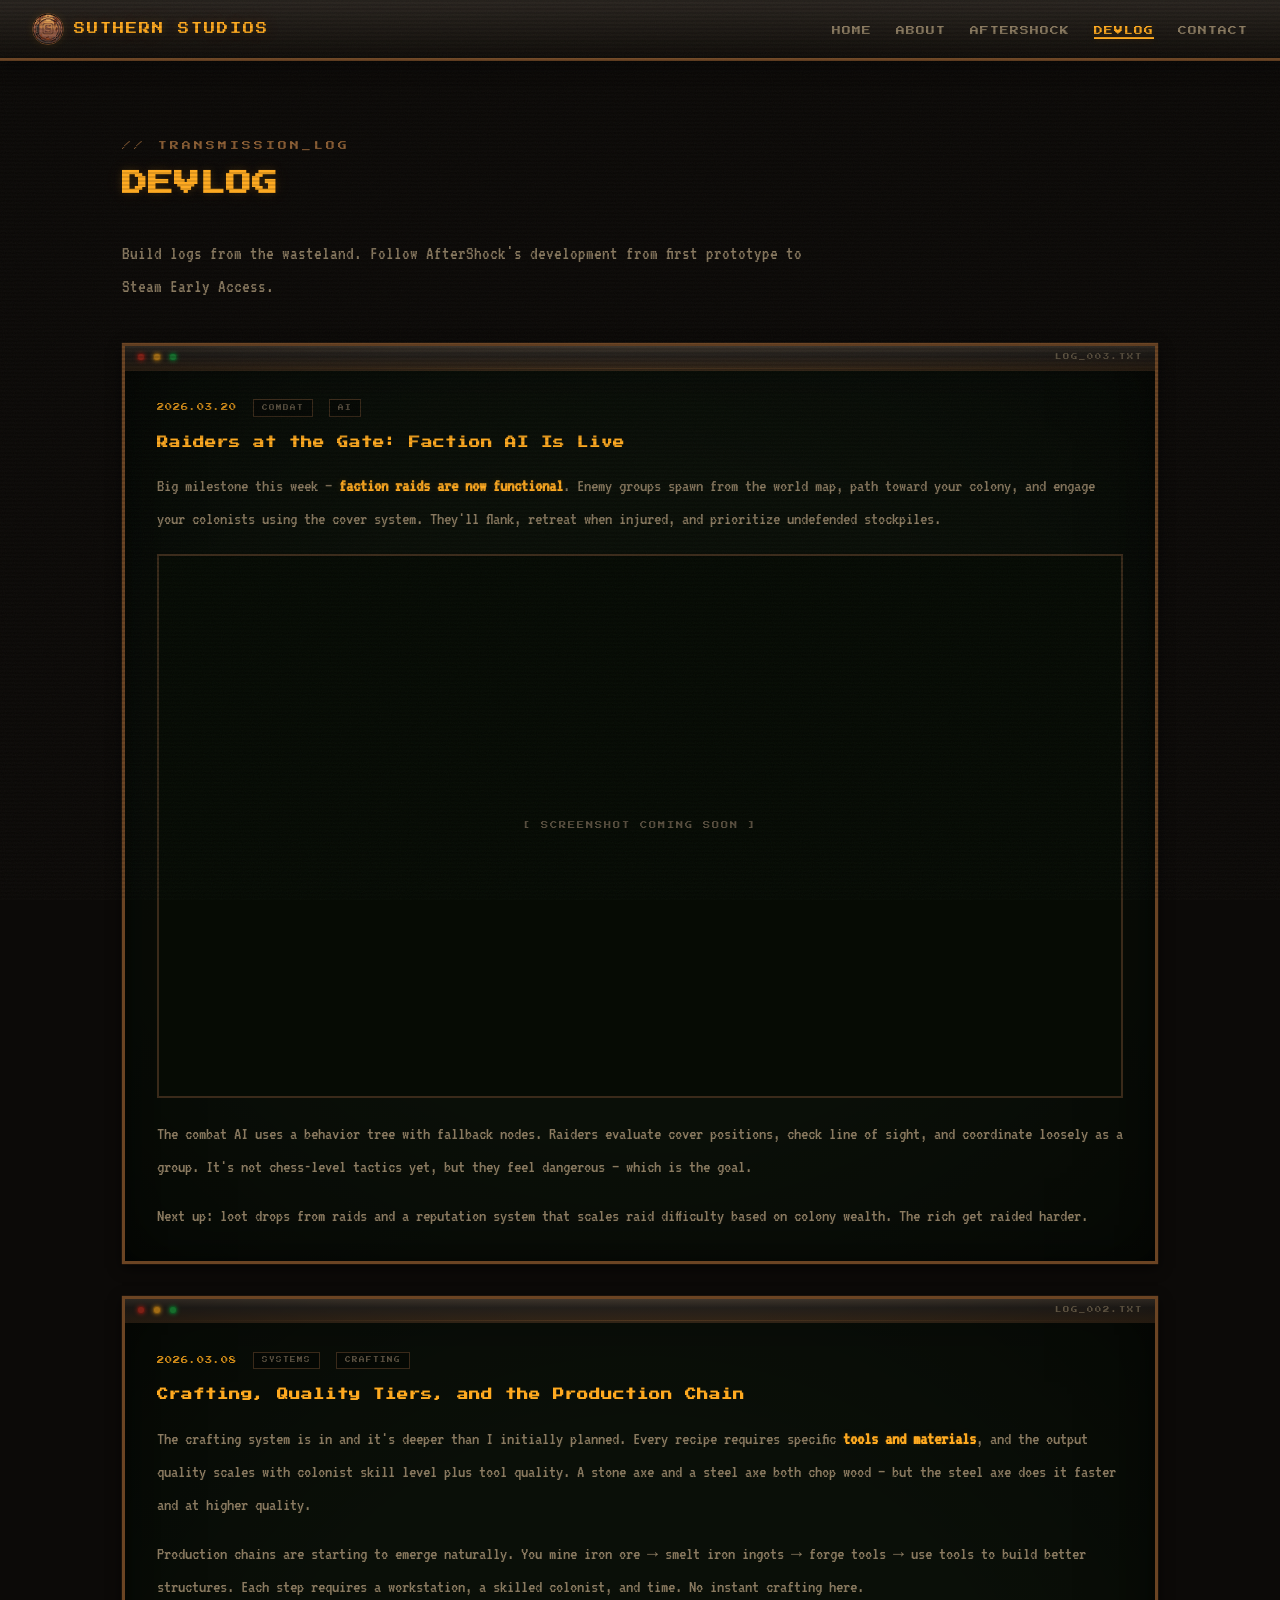
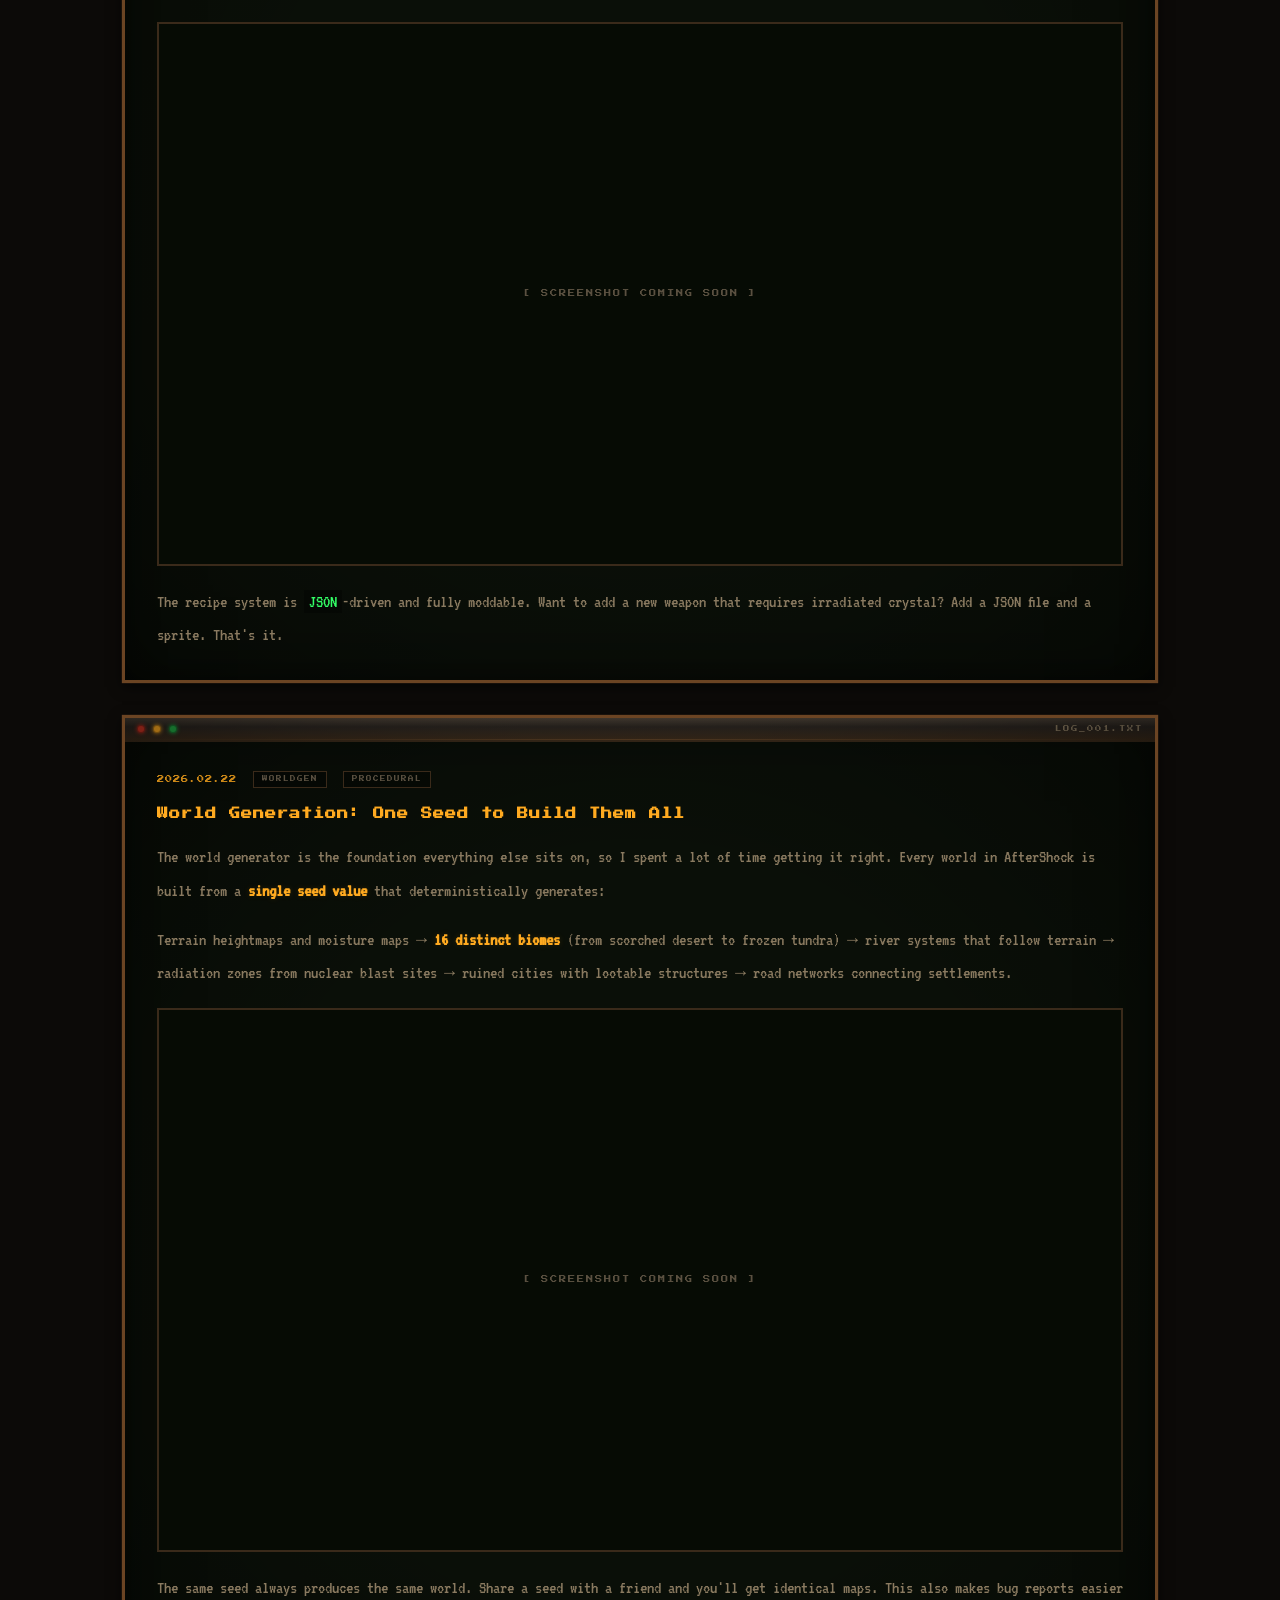
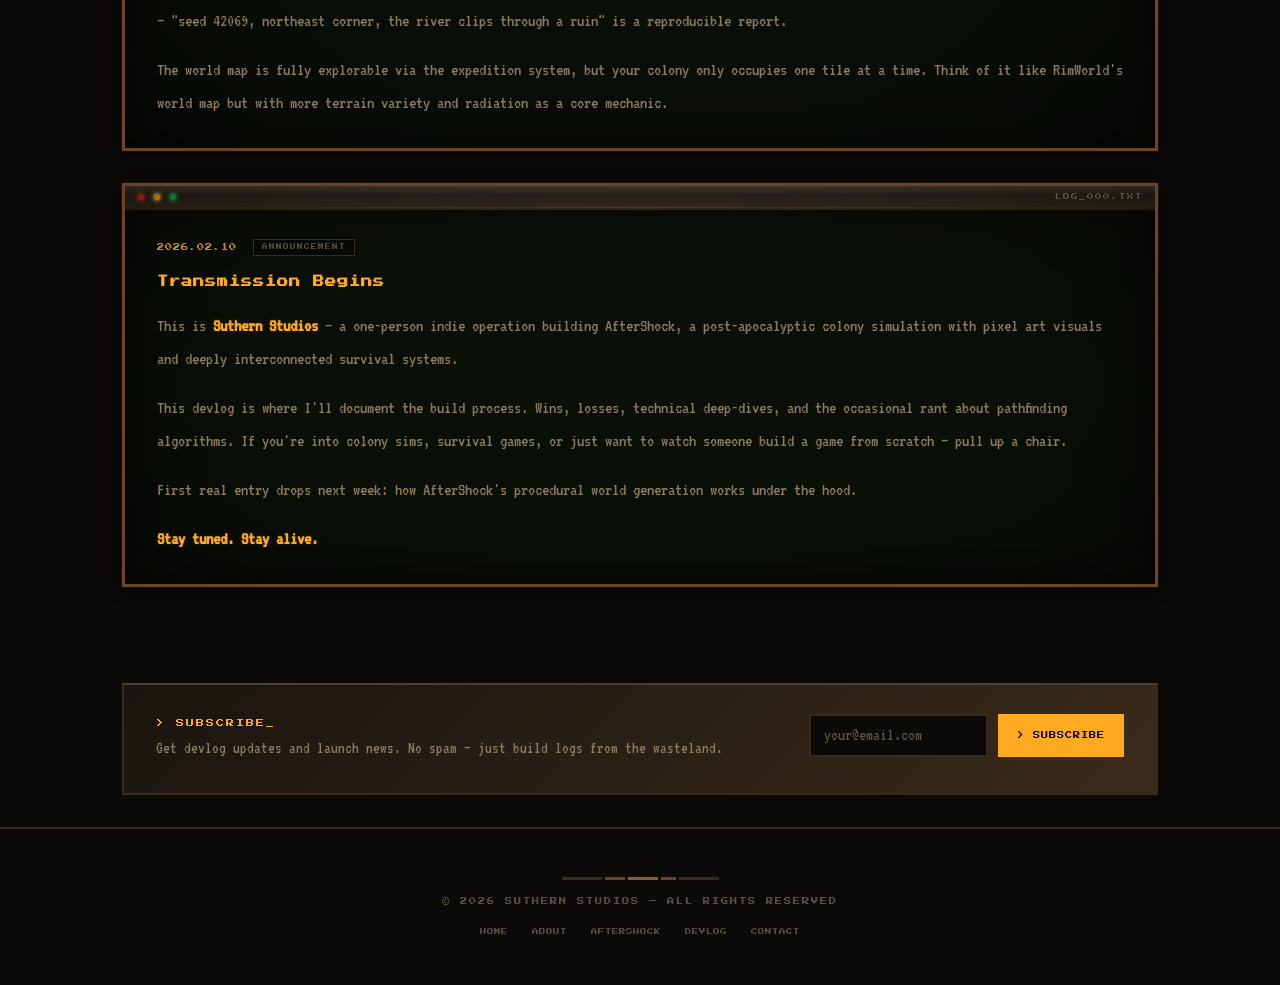
<file: devlog.html>
<!DOCTYPE html>
<html lang="en">
<head>
  <meta charset="UTF-8">
  <meta name="viewport" content="width=device-width, initial-scale=1.0">
  <title>Devlog — Suthern Studios</title>
  <meta name="description" content="Follow AfterShock's development. Devlog updates from Suthern Studios on world generation, colonist AI, combat systems, and more.">
  <!-- OG -->
  <meta property="og:title" content="Devlog — Suthern Studios">
  <meta property="og:description" content="Follow AfterShock's development. Devlog updates on world generation, colonist AI, combat, and more.">
  <meta property="og:image" content="https://suthernstudios.com/og-image.png">
  <meta property="og:url" content="https://suthernstudios.com/devlog.html">
  <meta property="og:type" content="website">
  <meta property="og:site_name" content="Suthern Studios">
  <meta name="twitter:card" content="summary_large_image">
  <meta name="twitter:title" content="Devlog — Suthern Studios">
  <meta name="twitter:description" content="Follow AfterShock's development. Devlog updates on world generation, colonist AI, combat, and more.">
  <meta name="twitter:image" content="https://suthernstudios.com/og-image.png">
  <!-- Favicon -->
  <link rel="icon" type="image/png" href="favicon.png">
  <link rel="icon" type="image/x-icon" href="favicon.ico">
  <link rel="apple-touch-icon" href="apple-touch-icon.png">
  <!-- Fonts & Styles -->
  <link rel="preconnect" href="https://fonts.googleapis.com">
  <link href="https://fonts.googleapis.com/css2?family=Press+Start+2P&family=VT323&display=swap" rel="stylesheet">
  <link rel="stylesheet" href="style.css">
</head>
<body>

  <nav>
    <a href="index.html" class="nav-logo"><img src="logo-nav.png" alt="Suthern Studios" class="nav-logo-img">SUTHERN STUDIOS</a>
    <button class="hamburger" onclick="document.querySelector('.nav-links').classList.toggle('open')" aria-label="Menu">
      <span></span><span></span><span></span>
    </button>
    <ul class="nav-links">
      <li><a href="index.html" onclick="closeMenu()">HOME</a></li>
      <li><a href="about.html" onclick="closeMenu()">ABOUT</a></li>
      <li><a href="aftershock.html" onclick="closeMenu()">AFTERSHOCK</a></li>
      <li><a href="devlog.html" class="active" onclick="closeMenu()">DEVLOG</a></li>
      <li><a href="contact.html" onclick="closeMenu()">CONTACT</a></li>
    </ul>
  </nav>

  <main class="page-content">
    <span class="section-label">// TRANSMISSION_LOG</span>
    <h1 class="section-title text-amber">DEVLOG</h1>

    <p class="fade-in" style="font-size:1.2rem; color:var(--text-mid); line-height:1.7; margin-bottom:2.5rem; max-width:700px;">
      Build logs from the wasteland. Follow AfterShock's development from first prototype to Steam Early Access.
    </p>

    <!-- ENTRY 3 -->
    <div class="devlog-entry terminal fade-in">
      <div class="terminal-chrome">
        <span class="chrome-dot red"></span>
        <span class="chrome-dot amber"></span>
        <span class="chrome-dot green"></span>
        <span class="chrome-title">LOG_003.TXT</span>
      </div>
      <div class="terminal-body">
        <div class="devlog-meta">
          <span class="devlog-date">2026.03.20</span>
          <span class="devlog-tag">COMBAT</span>
          <span class="devlog-tag">AI</span>
        </div>
        <h2 class="devlog-title">Raiders at the Gate: Faction AI Is Live</h2>
        <div class="devlog-body">
          <p>Big milestone this week — <strong>faction raids are now functional</strong>. Enemy groups spawn from the world map, path toward your colony, and engage your colonists using the cover system. They'll flank, retreat when injured, and prioritize undefended stockpiles.</p>
          <div class="devlog-img-placeholder">
            <span>[ SCREENSHOT COMING SOON ]</span>
          </div>
          <p>The combat AI uses a behavior tree with fallback nodes. Raiders evaluate cover positions, check line of sight, and coordinate loosely as a group. It's not chess-level tactics yet, but they feel dangerous — which is the goal.</p>
          <p>Next up: loot drops from raids and a reputation system that scales raid difficulty based on colony wealth. The rich get raided harder.</p>
        </div>
      </div>
    </div>

    <!-- ENTRY 2 -->
    <div class="devlog-entry terminal fade-in-2">
      <div class="terminal-chrome">
        <span class="chrome-dot red"></span>
        <span class="chrome-dot amber"></span>
        <span class="chrome-dot green"></span>
        <span class="chrome-title">LOG_002.TXT</span>
      </div>
      <div class="terminal-body">
        <div class="devlog-meta">
          <span class="devlog-date">2026.03.08</span>
          <span class="devlog-tag">SYSTEMS</span>
          <span class="devlog-tag">CRAFTING</span>
        </div>
        <h2 class="devlog-title">Crafting, Quality Tiers, and the Production Chain</h2>
        <div class="devlog-body">
          <p>The crafting system is in and it's deeper than I initially planned. Every recipe requires specific <strong>tools and materials</strong>, and the output quality scales with colonist skill level plus tool quality. A stone axe and a steel axe both chop wood — but the steel axe does it faster and at higher quality.</p>
          <p>Production chains are starting to emerge naturally. You mine iron ore → smelt iron ingots → forge tools → use tools to build better structures. Each step requires a workstation, a skilled colonist, and time. No instant crafting here.</p>
          <div class="devlog-img-placeholder">
            <span>[ SCREENSHOT COMING SOON ]</span>
          </div>
          <p>The recipe system is <code>JSON</code>-driven and fully moddable. Want to add a new weapon that requires irradiated crystal? Add a JSON file and a sprite. That's it.</p>
        </div>
      </div>
    </div>

    <!-- ENTRY 1 -->
    <div class="devlog-entry terminal fade-in-3">
      <div class="terminal-chrome">
        <span class="chrome-dot red"></span>
        <span class="chrome-dot amber"></span>
        <span class="chrome-dot green"></span>
        <span class="chrome-title">LOG_001.TXT</span>
      </div>
      <div class="terminal-body">
        <div class="devlog-meta">
          <span class="devlog-date">2026.02.22</span>
          <span class="devlog-tag">WORLDGEN</span>
          <span class="devlog-tag">PROCEDURAL</span>
        </div>
        <h2 class="devlog-title">World Generation: One Seed to Build Them All</h2>
        <div class="devlog-body">
          <p>The world generator is the foundation everything else sits on, so I spent a lot of time getting it right. Every world in AfterShock is built from a <strong>single seed value</strong> that deterministically generates:</p>
          <p>Terrain heightmaps and moisture maps → <strong>16 distinct biomes</strong> (from scorched desert to frozen tundra) → river systems that follow terrain → radiation zones from nuclear blast sites → ruined cities with lootable structures → road networks connecting settlements.</p>
          <div class="devlog-img-placeholder">
            <span>[ SCREENSHOT COMING SOON ]</span>
          </div>
          <p>The same seed always produces the same world. Share a seed with a friend and you'll get identical maps. This also makes bug reports easier — "seed 42069, northeast corner, the river clips through a ruin" is a reproducible report.</p>
          <p>The world map is fully explorable via the expedition system, but your colony only occupies one tile at a time. Think of it like RimWorld's world map but with more terrain variety and radiation as a core mechanic.</p>
        </div>
      </div>
    </div>

    <!-- ENTRY 0 -->
    <div class="devlog-entry terminal fade-in-4">
      <div class="terminal-chrome">
        <span class="chrome-dot red"></span>
        <span class="chrome-dot amber"></span>
        <span class="chrome-dot green"></span>
        <span class="chrome-title">LOG_000.TXT</span>
      </div>
      <div class="terminal-body">
        <div class="devlog-meta">
          <span class="devlog-date">2026.02.10</span>
          <span class="devlog-tag">ANNOUNCEMENT</span>
        </div>
        <h2 class="devlog-title">Transmission Begins</h2>
        <div class="devlog-body">
          <p>This is <strong>Suthern Studios</strong> — a one-person indie operation building AfterShock, a post-apocalyptic colony simulation with pixel art visuals and deeply interconnected survival systems.</p>
          <p>This devlog is where I'll document the build process. Wins, losses, technical deep-dives, and the occasional rant about pathfinding algorithms. If you're into colony sims, survival games, or just want to watch someone build a game from scratch — pull up a chair.</p>
          <p>First real entry drops next week: how AfterShock's procedural world generation works under the hood.</p>
          <p><strong>Stay tuned. Stay alive.</strong></p>
        </div>
      </div>
    </div>

  </main>

  <!-- NEWSLETTER -->
  <div style="max-width:1100px; margin:0 auto; padding:0 2rem;">
    <div class="newsletter-bar">
      <div class="nl-text">
        <div class="nl-title">&gt; SUBSCRIBE_</div>
        <div class="nl-desc">Get devlog updates and launch news. No spam — just build logs from the wasteland.</div>
      </div>
      <div>
        <div class="nl-form" id="nl-form">
          <input type="email" id="nl-email" placeholder="your@email.com" required>
          <button type="button" onclick="submitNewsletter()">&gt; SUBSCRIBE</button>
        </div>
        <div class="nl-status" id="nl-status"></div>
      </div>
    </div>
  </div>

  <footer>
    <div class="footer-rust-line">
      <span style="background:var(--rust-dark);width:40px"></span>
      <span style="background:var(--rust-mid);width:20px"></span>
      <span style="background:var(--rust-light);width:30px"></span>
      <span style="background:var(--rust-mid);width:15px"></span>
      <span style="background:var(--rust-dark);width:40px"></span>
    </div>
    <p>&copy; 2026 SUTHERN STUDIOS &mdash; ALL RIGHTS RESERVED</p>
    <div class="footer-nav">
      <a href="index.html">HOME</a>
      <a href="about.html">ABOUT</a>
      <a href="aftershock.html">AFTERSHOCK</a>
      <a href="devlog.html">DEVLOG</a>
      <a href="contact.html">CONTACT</a>
    </div>
  </footer>

  <script>
    function closeMenu() { document.querySelector('.nav-links').classList.remove('open'); }

    /*
     * NEWSLETTER SETUP:
     * Option A — Buttondown (recommended, free):
     *   1. Sign up at https://buttondown.com
     *   2. Replace YOUR_BUTTONDOWN_USERNAME below
     *   3. The form posts to their API
     *
     * Option B — Mailchimp:
     *   Replace the fetch URL with your Mailchimp form action URL
     *
     * Option C — Formspree:
     *   Use your Formspree form ID like the contact form
     */
    async function submitNewsletter() {
      const email = document.getElementById('nl-email').value.trim();
      const status = document.getElementById('nl-status');

      if (!email || !/^[^\s@]+@[^\s@]+\.[^\s@]+$/.test(email)) {
        status.textContent = '> ERROR: Valid email required.';
        status.className = 'nl-status error';
        return;
      }

      try {
        const res = await fetch('https://buttondown.com/api/emails/embed-subscribe/YOUR_BUTTONDOWN_USERNAME', {
          method: 'POST',
          headers: { 'Content-Type': 'application/json' },
          body: JSON.stringify({ email, tag: 'website' })
        });

        if (res.ok) {
          status.textContent = '> SUBSCRIBED. Welcome to the wasteland.';
          status.className = 'nl-status success';
          document.getElementById('nl-email').value = '';
        } else {
          throw new Error();
        }
      } catch {
        status.textContent = '> ERROR: Subscription failed. Try again later.';
        status.className = 'nl-status error';
      }
    }
  </script>
</body>
</html>
</file>
<file: style.css>
/* ===== RESET & VARIABLES ===== */
*, *::before, *::after { box-sizing: border-box; margin: 0; padding: 0; }

:root {
  --bg-black: #0c0a08;
  --bg-rust: #110e0a;
  --bg-panel: #1a1510;
  --bg-screen: #0a0f08;
  --bg-screen-dim: #060b04;
  --rust-dark: #3a2a1a;
  --rust-mid: #6b4423;
  --rust-light: #8b5e34;
  --rust-highlight: #a0703f;
  --metal-dark: #2a2520;
  --metal-mid: #4a4035;
  --metal-light: #6a5a4a;
  --phosphor-amber: #ffaa20;
  --phosphor-amber-dim: #cc8818;
  --phosphor-amber-glow: rgba(255, 170, 32, 0.15);
  --phosphor-green: #33ff66;
  --phosphor-green-dim: #22aa44;
  --phosphor-green-glow: rgba(51, 255, 102, 0.1);
  --warn-red: #cc3322;
  --verdigris: #4a8a7a;
  --text-dim: #5a5040;
  --text-mid: #8a7a60;
  --white: #d4c8b0;
  --font-display: 'Press Start 2P', monospace;
  --font-body: 'VT323', monospace;
}

html { scroll-behavior: smooth; }

body {
  background: var(--bg-black);
  color: var(--white);
  font-family: var(--font-body);
  font-size: 20px;
  line-height: 1.6;
  overflow-x: hidden;
}

/* ===== NOISE GRAIN ===== */
body::before {
  content: '';
  position: fixed; inset: 0;
  opacity: 0.035;
  background-image: url("data:image/svg+xml,%3Csvg viewBox='0 0 256 256' xmlns='http://www.w3.org/2000/svg'%3E%3Cfilter id='n'%3E%3CfeTurbulence type='fractalNoise' baseFrequency='0.9' numOctaves='4' stitchTiles='stitch'/%3E%3C/filter%3E%3Crect width='100%25' height='100%25' filter='url(%23n)'/%3E%3C/svg%3E");
  background-repeat: repeat;
  background-size: 256px 256px;
  pointer-events: none; z-index: 9998;
}

/* ===== CRT SCANLINES ===== */
body::after {
  content: '';
  position: fixed; inset: 0;
  background: repeating-linear-gradient(0deg, transparent, transparent 2px, rgba(0,0,0,0.12) 2px, rgba(0,0,0,0.12) 4px);
  pointer-events: none; z-index: 9999;
}

/* ===== TERMINAL ===== */
.terminal {
  background: var(--bg-screen);
  border: 3px solid var(--rust-mid);
  position: relative;
  box-shadow:
    inset 0 0 30px rgba(0,0,0,0.5),
    inset 0 0 80px rgba(0,0,0,0.3),
    0 0 1px var(--rust-mid),
    0 4px 12px rgba(0,0,0,0.6);
}

.terminal::before {
  content: '';
  position: absolute; inset: 0;
  background: radial-gradient(ellipse at center, transparent 50%, rgba(0,0,0,0.4) 100%);
  pointer-events: none; z-index: 1;
}

.terminal-chrome {
  background: linear-gradient(180deg, var(--metal-mid) 0%, var(--metal-dark) 40%, var(--rust-dark) 100%);
  padding: 6px 12px;
  display: flex; align-items: center; gap: 8px;
  border-bottom: 2px solid var(--rust-dark);
  position: relative;
}

.terminal-chrome::after {
  content: '';
  position: absolute; bottom: 0; left: 0; right: 0;
  height: 1px;
  background: linear-gradient(90deg, transparent, var(--rust-light), transparent);
  opacity: 0.4;
}

.chrome-dot { width: 8px; height: 8px; border-radius: 50%; border: 1px solid rgba(0,0,0,0.3); }
.chrome-dot.red { background: var(--warn-red); box-shadow: 0 0 4px var(--warn-red); }
.chrome-dot.amber { background: var(--phosphor-amber); box-shadow: 0 0 4px var(--phosphor-amber); }
.chrome-dot.green { background: var(--phosphor-green-dim); box-shadow: 0 0 4px var(--phosphor-green-dim); }

.chrome-title {
  font-family: var(--font-display); font-size: 0.4rem;
  color: var(--text-mid); letter-spacing: 2px; margin-left: auto;
}

.terminal-body { padding: 2rem; position: relative; z-index: 2; }

/* ===== PHOSPHOR TEXT ===== */
.text-amber { color: var(--phosphor-amber); text-shadow: 0 0 8px var(--phosphor-amber-glow), 0 0 20px rgba(255,170,32,0.08); }
.text-green { color: var(--phosphor-green); text-shadow: 0 0 8px var(--phosphor-green-glow), 0 0 20px rgba(51,255,102,0.06); }
.text-rust { color: var(--rust-light); }
.text-dim { color: var(--text-dim); }
.text-mid { color: var(--text-mid); }

/* ===== RUST PANEL ===== */
.rust-panel {
  background: linear-gradient(135deg, var(--bg-panel) 0%, var(--rust-dark) 100%);
  border: 2px solid var(--rust-dark);
  border-top-color: var(--metal-mid);
  border-left-color: var(--metal-mid);
  position: relative; overflow: hidden;
}

.rust-panel::after {
  content: '';
  position: absolute; inset: 0;
  background:
    radial-gradient(circle at 20% 80%, rgba(107,68,35,0.15) 0%, transparent 50%),
    radial-gradient(circle at 80% 20%, rgba(107,68,35,0.1) 0%, transparent 40%);
  pointer-events: none;
}

/* ===== NAV ===== */
nav {
  position: fixed; top: 0; left: 0; right: 0; z-index: 1000;
  background: linear-gradient(180deg, var(--metal-dark) 0%, var(--bg-rust) 100%);
  border-bottom: 3px solid var(--rust-mid);
  padding: 0.8rem 2rem;
  display: flex; justify-content: space-between; align-items: center;
  box-shadow: 0 2px 20px rgba(0,0,0,0.5);
}

nav::after {
  content: '';
  position: absolute; bottom: -1px; left: 0; right: 0;
  height: 1px;
  background: linear-gradient(90deg, transparent, var(--rust-light), transparent);
  opacity: 0.3;
}

.nav-logo {
  font-family: var(--font-display); font-size: 0.7rem;
  color: var(--phosphor-amber);
  text-shadow: 0 0 10px var(--phosphor-amber-glow), 0 0 30px rgba(255,170,32,0.15);
  letter-spacing: 2px; text-decoration: none;
  display: flex; align-items: center; gap: 0.6rem;
}

.nav-logo-img {
  width: 32px; height: 32px;
  image-rendering: pixelated;
  border-radius: 50%;
  border: 1px solid var(--rust-mid);
  box-shadow: 0 0 8px rgba(255,170,32,0.1);
}

.nav-links { display: flex; gap: 1.5rem; list-style: none; }

.nav-links a {
  font-family: var(--font-display); font-size: 0.55rem;
  color: var(--text-mid); text-decoration: none; letter-spacing: 1px;
  transition: color 0.2s, text-shadow 0.2s; position: relative;
}

.nav-links a:hover,
.nav-links a.active {
  color: var(--phosphor-amber);
  text-shadow: 0 0 8px var(--phosphor-amber-glow);
}

.nav-links a::after {
  content: ''; position: absolute; bottom: -4px; left: 0;
  width: 0%; height: 2px;
  background: var(--phosphor-amber);
  box-shadow: 0 0 6px var(--phosphor-amber-glow);
  transition: width 0.3s;
}

.nav-links a:hover::after,
.nav-links a.active::after { width: 100%; }

.hamburger {
  display: none; flex-direction: column; gap: 5px;
  cursor: pointer; background: none; border: none; padding: 4px;
}
.hamburger span { display: block; width: 24px; height: 3px; background: var(--phosphor-amber); }

/* ===== PAGE CONTENT ===== */
.page-content {
  min-height: 100vh;
  padding: 8rem 2rem 4rem;
  max-width: 1100px;
  margin: 0 auto;
}

.section-label {
  font-family: var(--font-display); font-size: 0.55rem;
  color: var(--rust-light); letter-spacing: 3px; text-transform: uppercase;
  margin-bottom: 1rem;
  animation: fade-up 0.6s ease forwards;
}

.section-title {
  font-family: var(--font-display); font-size: clamp(1rem,3vw,1.6rem);
  margin-bottom: 2rem; line-height: 1.8;
  animation: fade-up 0.6s 0.1s ease both;
}

@keyframes fade-up {
  from { opacity: 0; transform: translateY(20px); }
  to { opacity: 1; transform: translateY(0); }
}

.fade-in { animation: fade-up 0.6s 0.2s ease both; }
.fade-in-2 { animation: fade-up 0.6s 0.35s ease both; }
.fade-in-3 { animation: fade-up 0.6s 0.5s ease both; }
.fade-in-4 { animation: fade-up 0.6s 0.65s ease both; }

/* ===== RUST DIVIDER ===== */
.rust-divider {
  width: 100%; max-width: 1100px; margin: 2rem auto;
  height: 4px;
  background: linear-gradient(90deg, transparent, var(--rust-dark) 15%, var(--rust-mid) 30%, var(--rust-light) 50%, var(--rust-mid) 70%, var(--rust-dark) 85%, transparent);
  opacity: 0.4;
}

/* ===== BUTTONS ===== */
.btn-amber {
  font-family: var(--font-display); font-size: 0.55rem;
  color: var(--bg-black); background: var(--phosphor-amber); border: none;
  padding: 0.8rem 1.8rem; cursor: pointer; letter-spacing: 2px;
  text-decoration: none; display: inline-block;
  box-shadow: 4px 4px 0 var(--rust-dark), 0 0 10px var(--phosphor-amber-glow);
  transition: transform 0.1s, box-shadow 0.1s;
}

.btn-amber:hover {
  transform: translate(2px,2px);
  box-shadow: 2px 2px 0 var(--rust-dark), 0 0 14px var(--phosphor-amber-glow);
}

.btn-amber:active {
  transform: translate(4px,4px);
  box-shadow: 0 0 0 var(--rust-dark);
}

.btn-outline {
  font-family: var(--font-display); font-size: 0.5rem;
  color: var(--phosphor-amber); background: transparent;
  border: 2px solid var(--rust-mid); padding: 0.7rem 1.5rem;
  cursor: pointer; letter-spacing: 2px; text-decoration: none;
  display: inline-block; transition: border-color 0.3s, background 0.3s;
}

.btn-outline:hover {
  border-color: var(--phosphor-amber);
  background: rgba(255,170,32,0.05);
}

/* ===== FOOTER ===== */
footer {
  text-align: center; padding: 3rem 2rem;
  border-top: 2px solid var(--rust-dark);
}

.footer-rust-line {
  display: flex; justify-content: center; gap: 3px; margin-bottom: 1rem;
}

.footer-rust-line span { height: 3px; display: block; }

footer p {
  font-family: var(--font-display); font-size: 0.45rem;
  color: var(--text-dim); letter-spacing: 2px;
}

footer .footer-nav {
  margin-top: 1.2rem;
  display: flex; justify-content: center; gap: 1.5rem;
}

footer .footer-nav a {
  font-family: var(--font-display); font-size: 0.4rem;
  color: var(--text-dim); text-decoration: none; letter-spacing: 1px;
  transition: color 0.2s;
}

footer .footer-nav a:hover { color: var(--phosphor-amber); }

/* ===== NEWSLETTER SIGNUP ===== */
.newsletter-bar {
  background: linear-gradient(135deg, var(--bg-panel), var(--rust-dark));
  border: 2px solid var(--rust-dark);
  border-top-color: var(--metal-mid);
  padding: 1.8rem 2rem;
  margin-bottom: 2rem;
  display: flex;
  align-items: center;
  gap: 2rem;
  flex-wrap: wrap;
}

.newsletter-bar .nl-text {
  flex: 1 1 300px;
}

.newsletter-bar .nl-title {
  font-family: var(--font-display);
  font-size: 0.5rem;
  color: var(--phosphor-amber);
  letter-spacing: 2px;
  margin-bottom: 0.4rem;
}

.newsletter-bar .nl-desc {
  font-size: 1.05rem;
  color: var(--text-mid);
  line-height: 1.5;
}

.newsletter-bar .nl-form {
  flex: 1 1 300px;
  display: flex;
  gap: 0.6rem;
}

.newsletter-bar .nl-form input[type="email"] {
  flex: 1;
  font-family: var(--font-body);
  font-size: 1.1rem;
  color: var(--phosphor-amber);
  background: var(--bg-black);
  border: 2px solid var(--rust-dark);
  padding: 0.65rem 0.8rem;
  outline: none;
  transition: border-color 0.3s, box-shadow 0.3s;
  caret-color: var(--phosphor-amber);
  min-width: 0;
}

.newsletter-bar .nl-form input[type="email"]::placeholder {
  color: var(--text-dim);
}

.newsletter-bar .nl-form input[type="email"]:focus {
  border-color: var(--phosphor-amber);
  box-shadow: 0 0 10px var(--phosphor-amber-glow);
}

.newsletter-bar .nl-form button {
  font-family: var(--font-display);
  font-size: 0.45rem;
  color: var(--bg-black);
  background: var(--phosphor-amber);
  border: none;
  padding: 0.65rem 1.2rem;
  cursor: pointer;
  letter-spacing: 1px;
  white-space: nowrap;
  box-shadow: 3px 3px 0 var(--rust-dark);
  transition: transform 0.1s;
}

.newsletter-bar .nl-form button:hover {
  transform: translate(1px, 1px);
  box-shadow: 2px 2px 0 var(--rust-dark);
}

.nl-status {
  font-family: var(--font-body);
  font-size: 1rem;
  margin-top: 0.5rem;
  width: 100%;
}

.nl-status.success { color: var(--phosphor-green); }
.nl-status.error { color: var(--warn-red); }

/* ===== DEVLOG ===== */
.devlog-entry {
  margin-bottom: 2rem;
}

.devlog-entry .terminal-body {
  padding: 1.8rem 2rem;
}

.devlog-meta {
  display: flex;
  align-items: center;
  gap: 1rem;
  margin-bottom: 1rem;
  flex-wrap: wrap;
}

.devlog-date {
  font-family: var(--font-display);
  font-size: 0.45rem;
  color: var(--phosphor-amber-dim);
  letter-spacing: 1px;
}

.devlog-tag {
  font-family: var(--font-display);
  font-size: 0.35rem;
  color: var(--text-dim);
  border: 1px solid var(--rust-dark);
  padding: 0.2rem 0.5rem;
  letter-spacing: 1px;
  background: rgba(0,0,0,0.3);
}

.devlog-title {
  font-family: var(--font-display);
  font-size: 0.7rem;
  color: var(--phosphor-amber);
  letter-spacing: 1px;
  line-height: 1.8;
  margin-bottom: 1rem;
}

.devlog-body p {
  font-size: 1.15rem;
  color: var(--text-mid);
  line-height: 1.8;
  margin-bottom: 1rem;
}

.devlog-body p:last-child { margin-bottom: 0; }

.devlog-body strong {
  color: var(--phosphor-amber);
  text-shadow: 0 0 6px var(--phosphor-amber-glow);
}

.devlog-body code {
  font-family: var(--font-body);
  color: var(--phosphor-green);
  background: rgba(0,0,0,0.3);
  padding: 0.1rem 0.3rem;
}

.devlog-img-placeholder {
  background: var(--bg-screen-dim);
  border: 2px solid var(--rust-dark);
  aspect-ratio: 16/9;
  display: flex;
  align-items: center;
  justify-content: center;
  margin: 1.2rem 0;
}

.devlog-img-placeholder span {
  font-family: var(--font-display);
  font-size: 0.45rem;
  color: var(--text-dim);
  letter-spacing: 2px;
}

/* ===== RESPONSIVE ===== */
@media (max-width: 768px) {
  .nav-links {
    display: none; position: absolute; top: 100%; left: 0; right: 0;
    flex-direction: column; background: var(--bg-rust);
    padding: 1rem 2rem; gap: 1.2rem;
    border-bottom: 3px solid var(--rust-mid);
  }
  .nav-links.open { display: flex; }
  .hamburger { display: flex; }
  .page-content { padding: 7rem 1rem 3rem; }
  .newsletter-bar { flex-direction: column; align-items: stretch; }
  .newsletter-bar .nl-form { flex-direction: column; }
}
</file>
